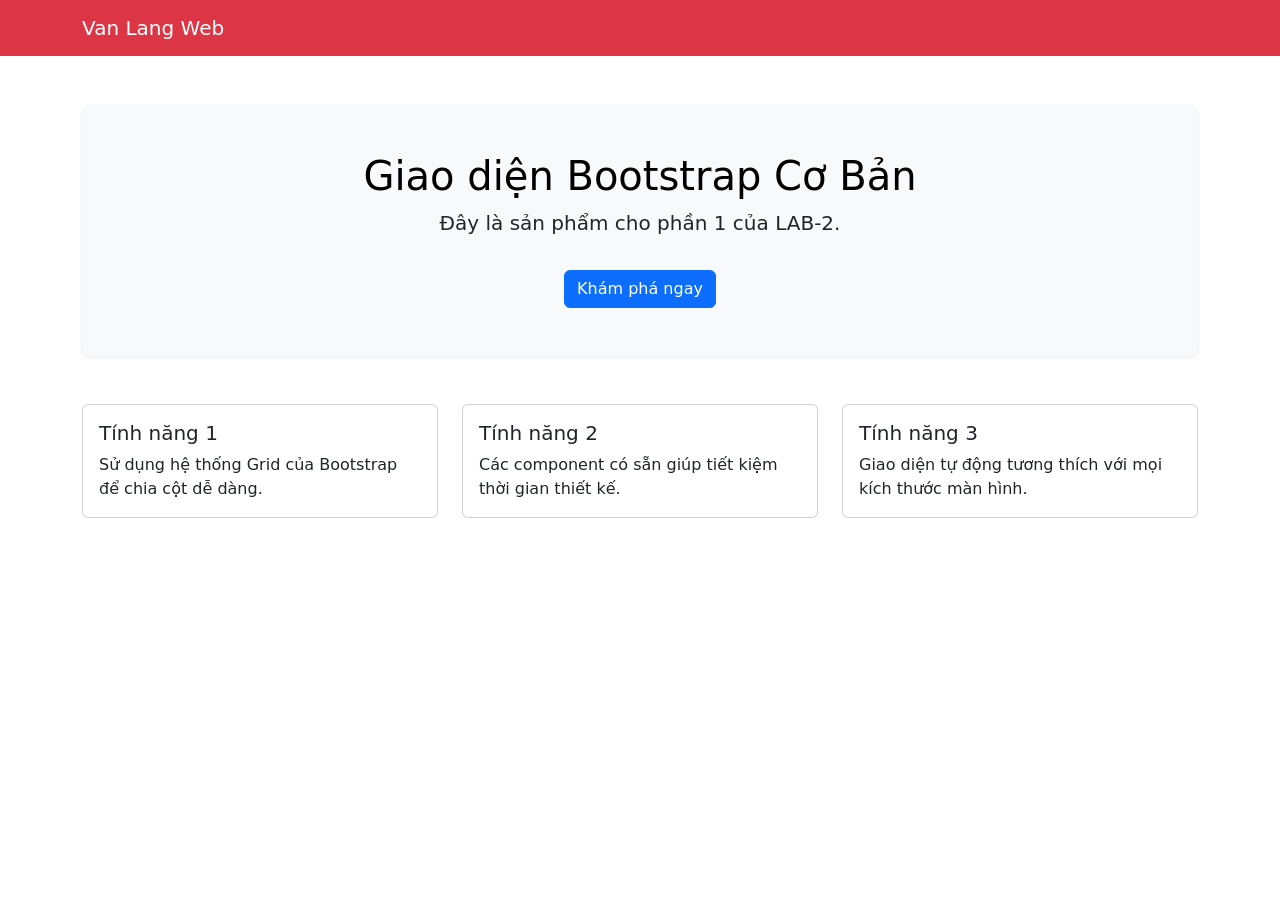
<file: Lab_02_UI/index.html>
<!DOCTYPE html>
<html lang="en">
<head>
    <meta charset="UTF-8">
    <meta name="viewport" content="width=device-width, initial-scale=1.0">
    <title>Lab 2 - Bootstrap Web</title>
    <link href="https://cdn.jsdelivr.net/npm/bootstrap@5.3.2/dist/css/bootstrap.min.css" rel="stylesheet">
</head>
<body>

    <nav class="navbar navbar-expand-lg navbar-dark bg-danger">
        <div class="container">
            <a class="navbar-brand" href="#">Van Lang Web</a>
        </div>
    </nav>

    <div class="container mt-5">
        <div class="p-5 text-center bg-light rounded-3 shadow-sm">
            <h1 class="text-body-emphasis">Giao diện Bootstrap Cơ Bản</h1>
            <p class="lead">Đây là sản phẩm cho phần 1 của LAB-2.</p>
            <button class="btn btn-primary mt-3">Khám phá ngay</button>
        </div>
    </div>

    <div class="container mt-5">
        <div class="row">
            <div class="col-md-4">
                <div class="card">
                    <div class="card-body">
                        <h5 class="card-title">Tính năng 1</h5>
                        <p class="card-text">Sử dụng hệ thống Grid của Bootstrap để chia cột dễ dàng.</p>
                    </div>
                </div>
            </div>
            <div class="col-md-4">
                <div class="card">
                    <div class="card-body">
                        <h5 class="card-title">Tính năng 2</h5>
                        <p class="card-text">Các component có sẵn giúp tiết kiệm thời gian thiết kế.</p>
                    </div>
                </div>
            </div>
            <div class="col-md-4">
                <div class="card">
                    <div class="card-body">
                        <h5 class="card-title">Tính năng 3</h5>
                        <p class="card-text">Giao diện tự động tương thích với mọi kích thước màn hình.</p>
                    </div>
                </div>
            </div>
        </div>
    </div>

    <script src="https://cdn.jsdelivr.net/npm/bootstrap@5.3.2/dist/js/bootstrap.bundle.min.js"></script>
</body>
</html>
</file>
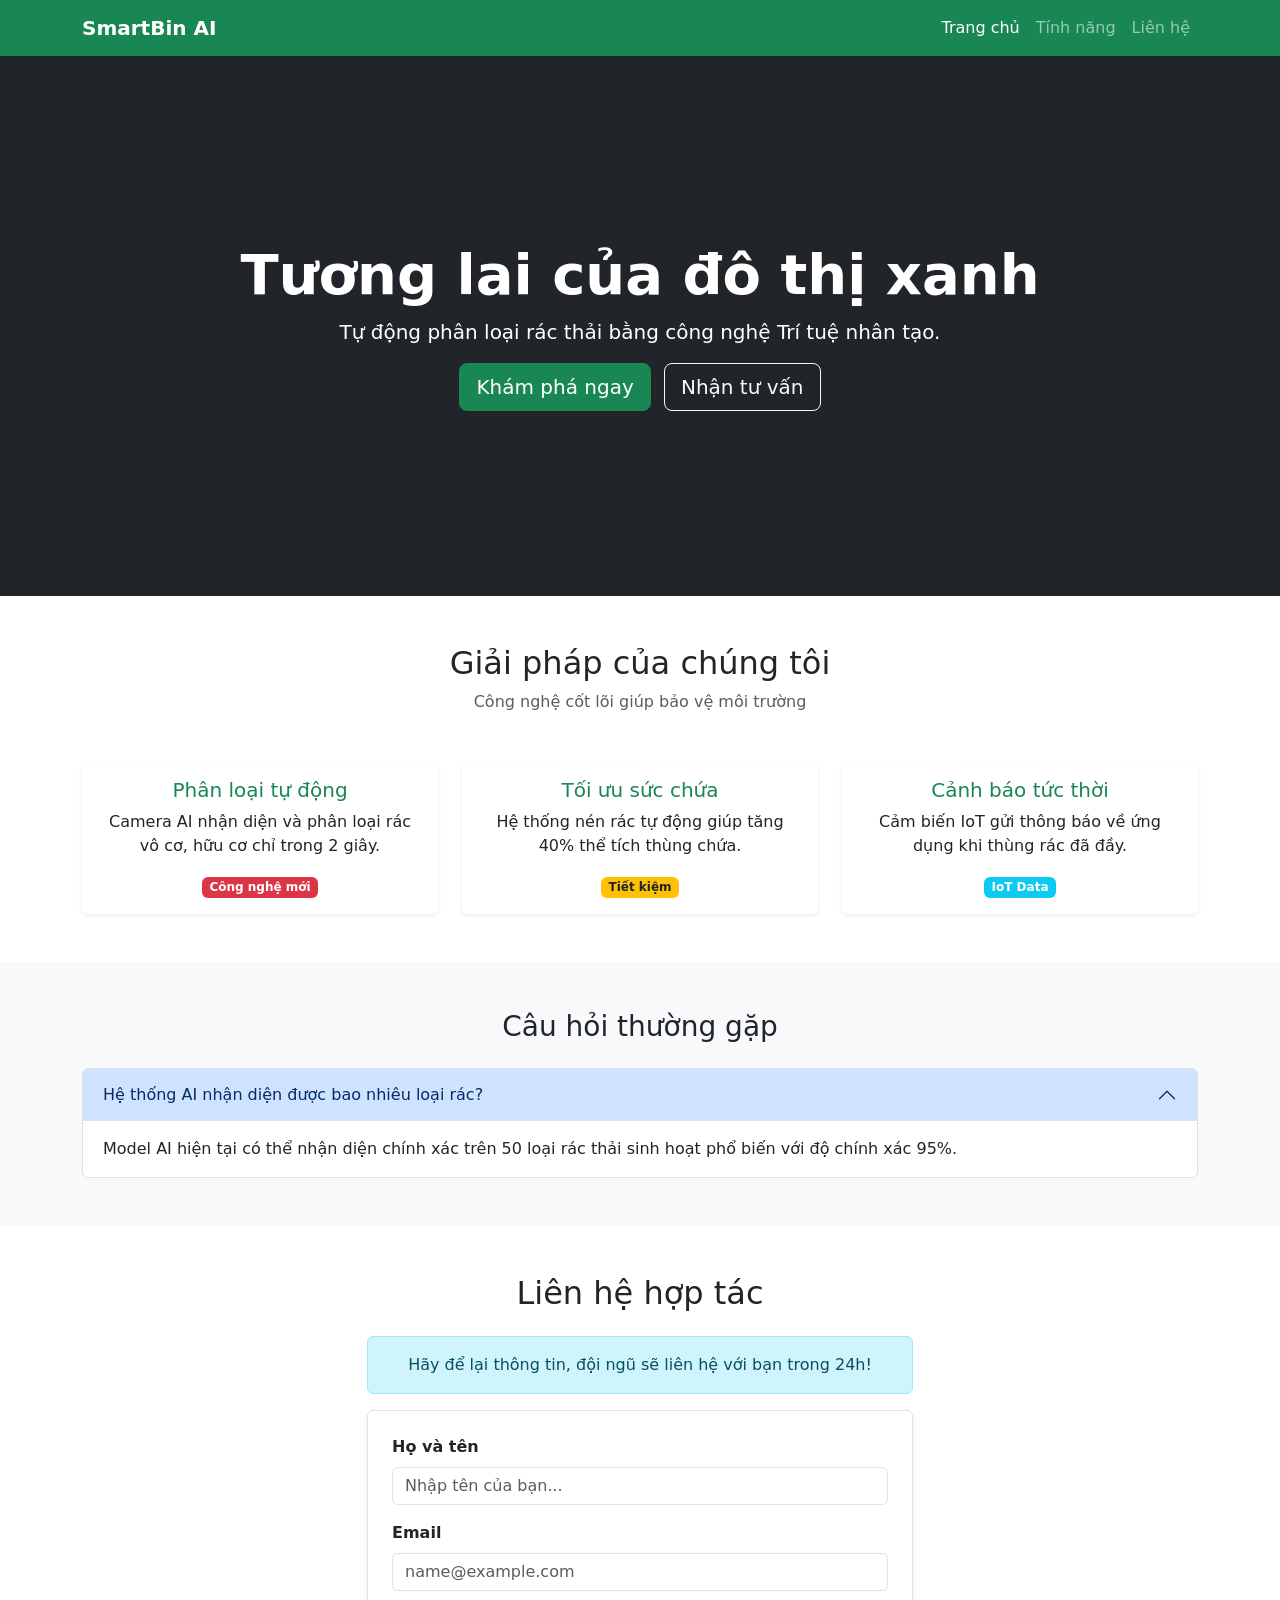
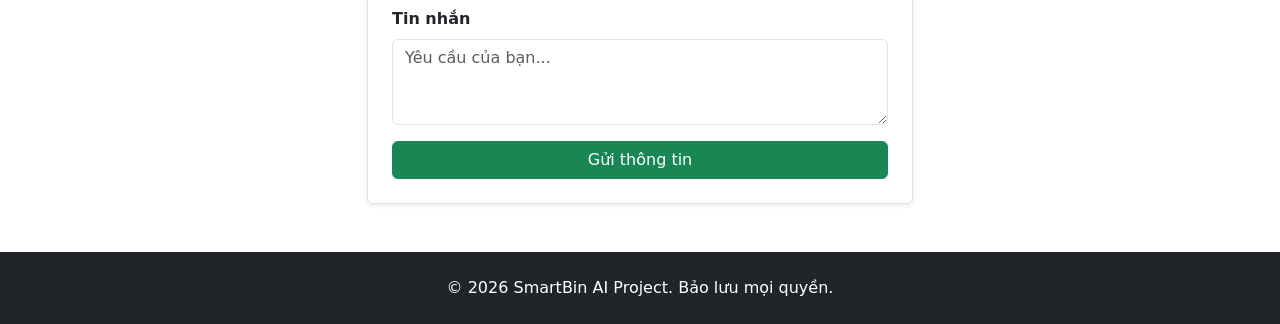
<file: Lab_03_UI/index.html>
<!DOCTYPE html>
<html lang="vi">
<head>
    <meta charset="UTF-8">
    <meta name="viewport" content="width=device-width, initial-scale=1.0">
    <title>SmartBin AI - Giải pháp rác thải thông minh</title>
    <link href="https://cdn.jsdelivr.net/npm/bootstrap@5.3.2/dist/css/bootstrap.min.css" rel="stylesheet">
</head>
<body>

    <nav class="navbar navbar-expand-lg navbar-dark bg-success sticky-top">
        <div class="container">
            <a class="navbar-brand fw-bold" href="#">SmartBin AI</a>
            <button class="navbar-toggler" type="button" data-bs-toggle="collapse" data-bs-target="#navbarNav">
                <span class="navbar-toggler-icon"></span>
            </button>
            <div class="collapse navbar-collapse" id="navbarNav">
                <ul class="navbar-nav ms-auto">
                    <li class="nav-item"><a class="nav-link active" href="#">Trang chủ</a></li>
                    <li class="nav-item"><a class="nav-link" href="#features">Tính năng</a></li>
                    <li class="nav-item"><a class="nav-link" href="#contact">Liên hệ</a></li>
                </ul>
            </div>
        </div>
    </nav>

    <header id="heroCarousel" class="carousel slide" data-bs-ride="carousel">
        <div class="carousel-inner">
            <div class="carousel-item active bg-dark text-white text-center py-5" style="height: 60vh; display: flex; flex-direction: column; justify-content: center;">
                <h1 class="display-4 fw-bold">Tương lai của đô thị xanh</h1>
                <p class="lead">Tự động phân loại rác thải bằng công nghệ Trí tuệ nhân tạo.</p>
                <div>
                    <a href="#features" class="btn btn-success btn-lg me-2">Khám phá ngay</a>
                    <a href="#contact" class="btn btn-outline-light btn-lg">Nhận tư vấn</a>
                </div>
            </div>
        </div>
    </header>

    <section id="features" class="container py-5">
        <div class="text-center mb-5">
            <h2>Giải pháp của chúng tôi</h2>
            <p class="text-muted">Công nghệ cốt lõi giúp bảo vệ môi trường</p>
        </div>
        
        <div class="row g-4">
            <div class="col-12 col-md-6 col-lg-4">
                <div class="card h-100 shadow-sm border-0">
                    <div class="card-body text-center">
                        <h5 class="card-title text-success">Phân loại tự động</h5>
                        <p class="card-text">Camera AI nhận diện và phân loại rác vô cơ, hữu cơ chỉ trong 2 giây.</p>
                        <span class="badge bg-danger">Công nghệ mới</span>
                    </div>
                </div>
            </div>
            <div class="col-12 col-md-6 col-lg-4">
                <div class="card h-100 shadow-sm border-0">
                    <div class="card-body text-center">
                        <h5 class="card-title text-success">Tối ưu sức chứa</h5>
                        <p class="card-text">Hệ thống nén rác tự động giúp tăng 40% thể tích thùng chứa.</p>
                        <span class="badge bg-warning text-dark">Tiết kiệm</span>
                    </div>
                </div>
            </div>
            <div class="col-12 col-md-6 col-lg-4">
                <div class="card h-100 shadow-sm border-0">
                    <div class="card-body text-center">
                        <h5 class="card-title text-success">Cảnh báo tức thời</h5>
                        <p class="card-text">Cảm biến IoT gửi thông báo về ứng dụng khi thùng rác đã đầy.</p>
                        <span class="badge bg-info">IoT Data</span>
                    </div>
                </div>
            </div>
        </div>
    </section>

    <section class="bg-light py-5">
        <div class="container">
            <h3 class="text-center mb-4">Câu hỏi thường gặp</h3>
            <div class="accordion" id="faqAccordion">
                <div class="accordion-item">
                    <h2 class="accordion-header">
                        <button class="accordion-button" type="button" data-bs-toggle="collapse" data-bs-target="#faq1">
                            Hệ thống AI nhận diện được bao nhiêu loại rác?
                        </button>
                    </h2>
                    <div id="faq1" class="accordion-collapse collapse show" data-bs-parent="#faqAccordion">
                        <div class="accordion-body">
                            Model AI hiện tại có thể nhận diện chính xác trên 50 loại rác thải sinh hoạt phổ biến với độ chính xác 95%.
                        </div>
                    </div>
                </div>
            </div>
        </div>
    </section>

    <section id="contact" class="container py-5">
        <div class="row justify-content-center">
            <div class="col-12 col-md-8 col-lg-6">
                <h2 class="text-center mb-4">Liên hệ hợp tác</h2>
                
                <div class="alert alert-info text-center" role="alert">
                    Hãy để lại thông tin, đội ngũ sẽ liên hệ với bạn trong 24h!
                </div>

                <form class="p-4 border rounded shadow-sm bg-white">
                    <div class="mb-3">
                        <label class="form-label fw-bold">Họ và tên</label>
                        <input type="text" class="form-control" placeholder="Nhập tên của bạn...">
                    </div>
                    <div class="mb-3">
                        <label class="form-label fw-bold">Email</label>
                        <input type="email" class="form-control" placeholder="name@example.com">
                    </div>
                    <div class="mb-3">
                        <label class="form-label fw-bold">Tin nhắn</label>
                        <textarea class="form-control" rows="3" placeholder="Yêu cầu của bạn..."></textarea>
                    </div>
                    <button type="submit" class="btn btn-success w-100">Gửi thông tin</button>
                </form>
            </div>
        </div>
    </section>

    <footer class="bg-dark text-white text-center py-4">
        <div class="container">
            <p class="mb-0">&copy; 2026 SmartBin AI Project. Bảo lưu mọi quyền.</p>
        </div>
    </footer>

    <script src="https://cdn.jsdelivr.net/npm/bootstrap@5.3.2/dist/js/bootstrap.bundle.min.js"></script>
</body>
</html>
</file>
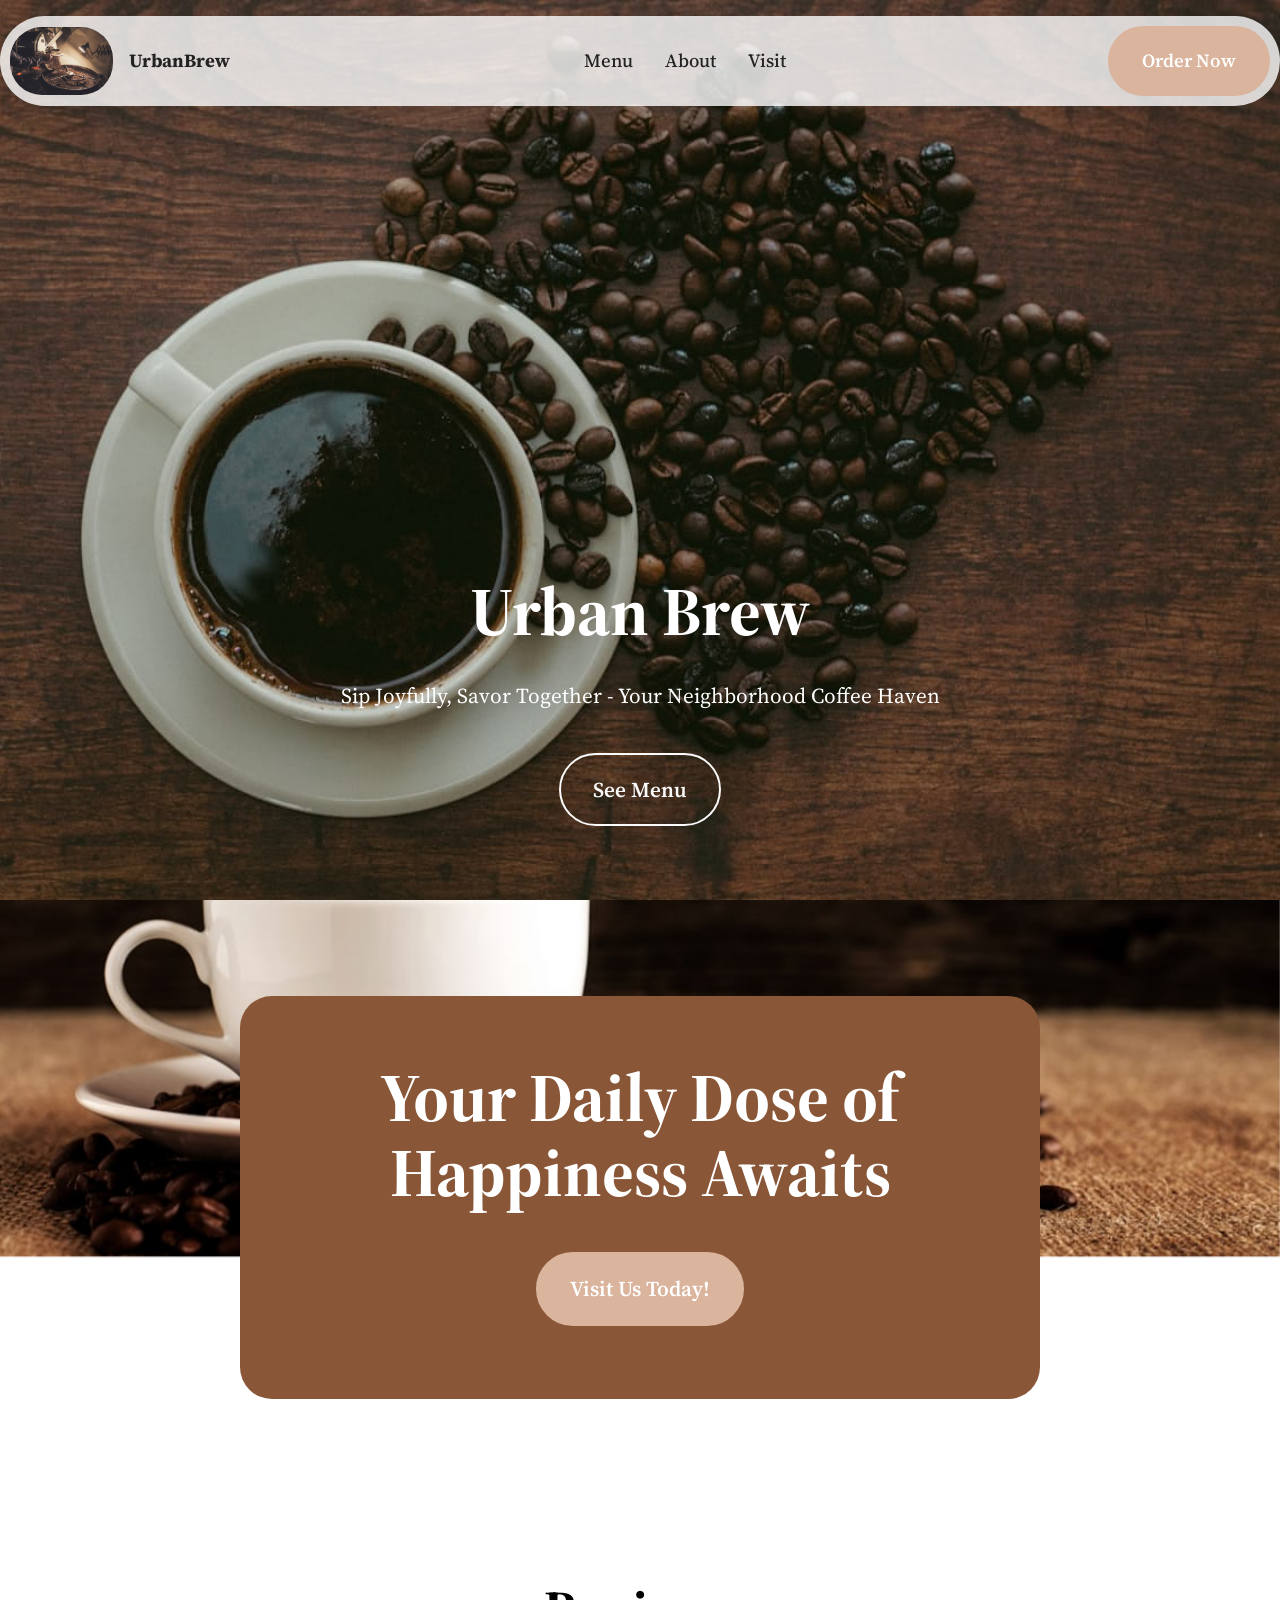
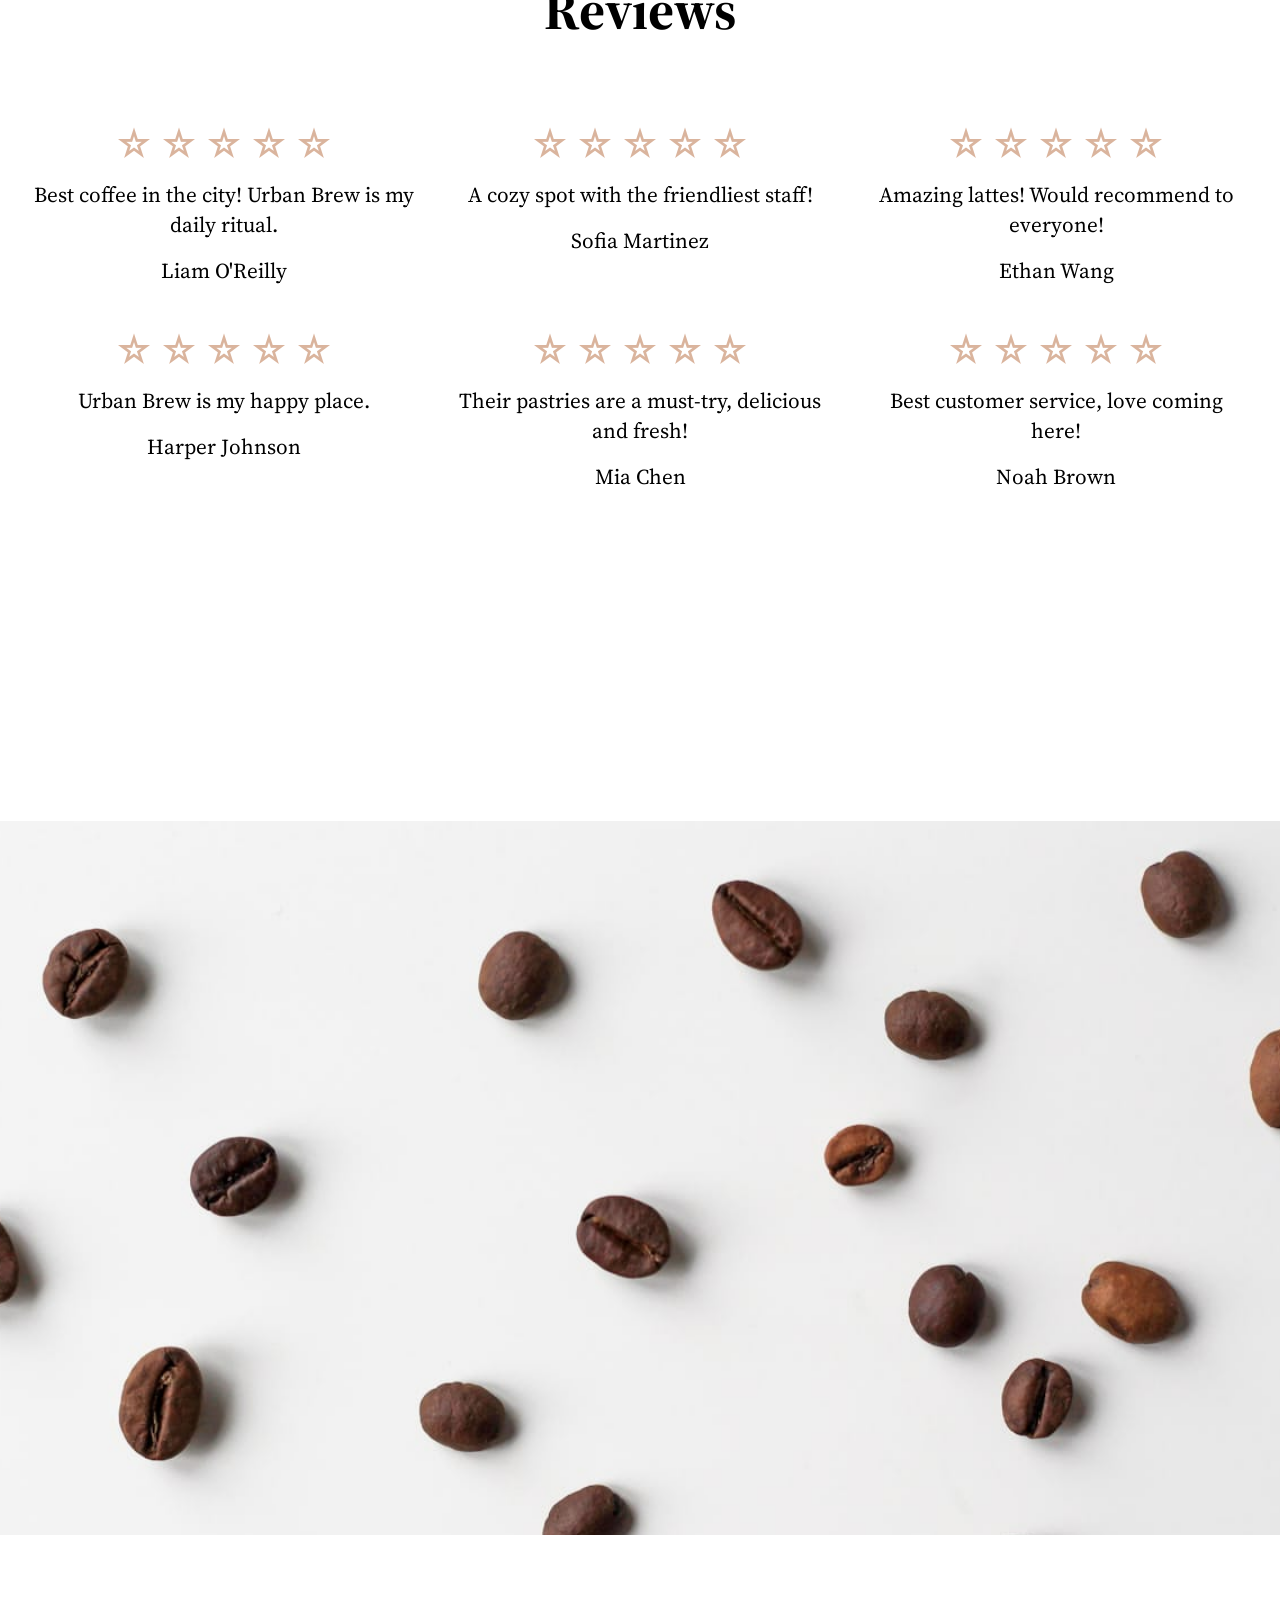
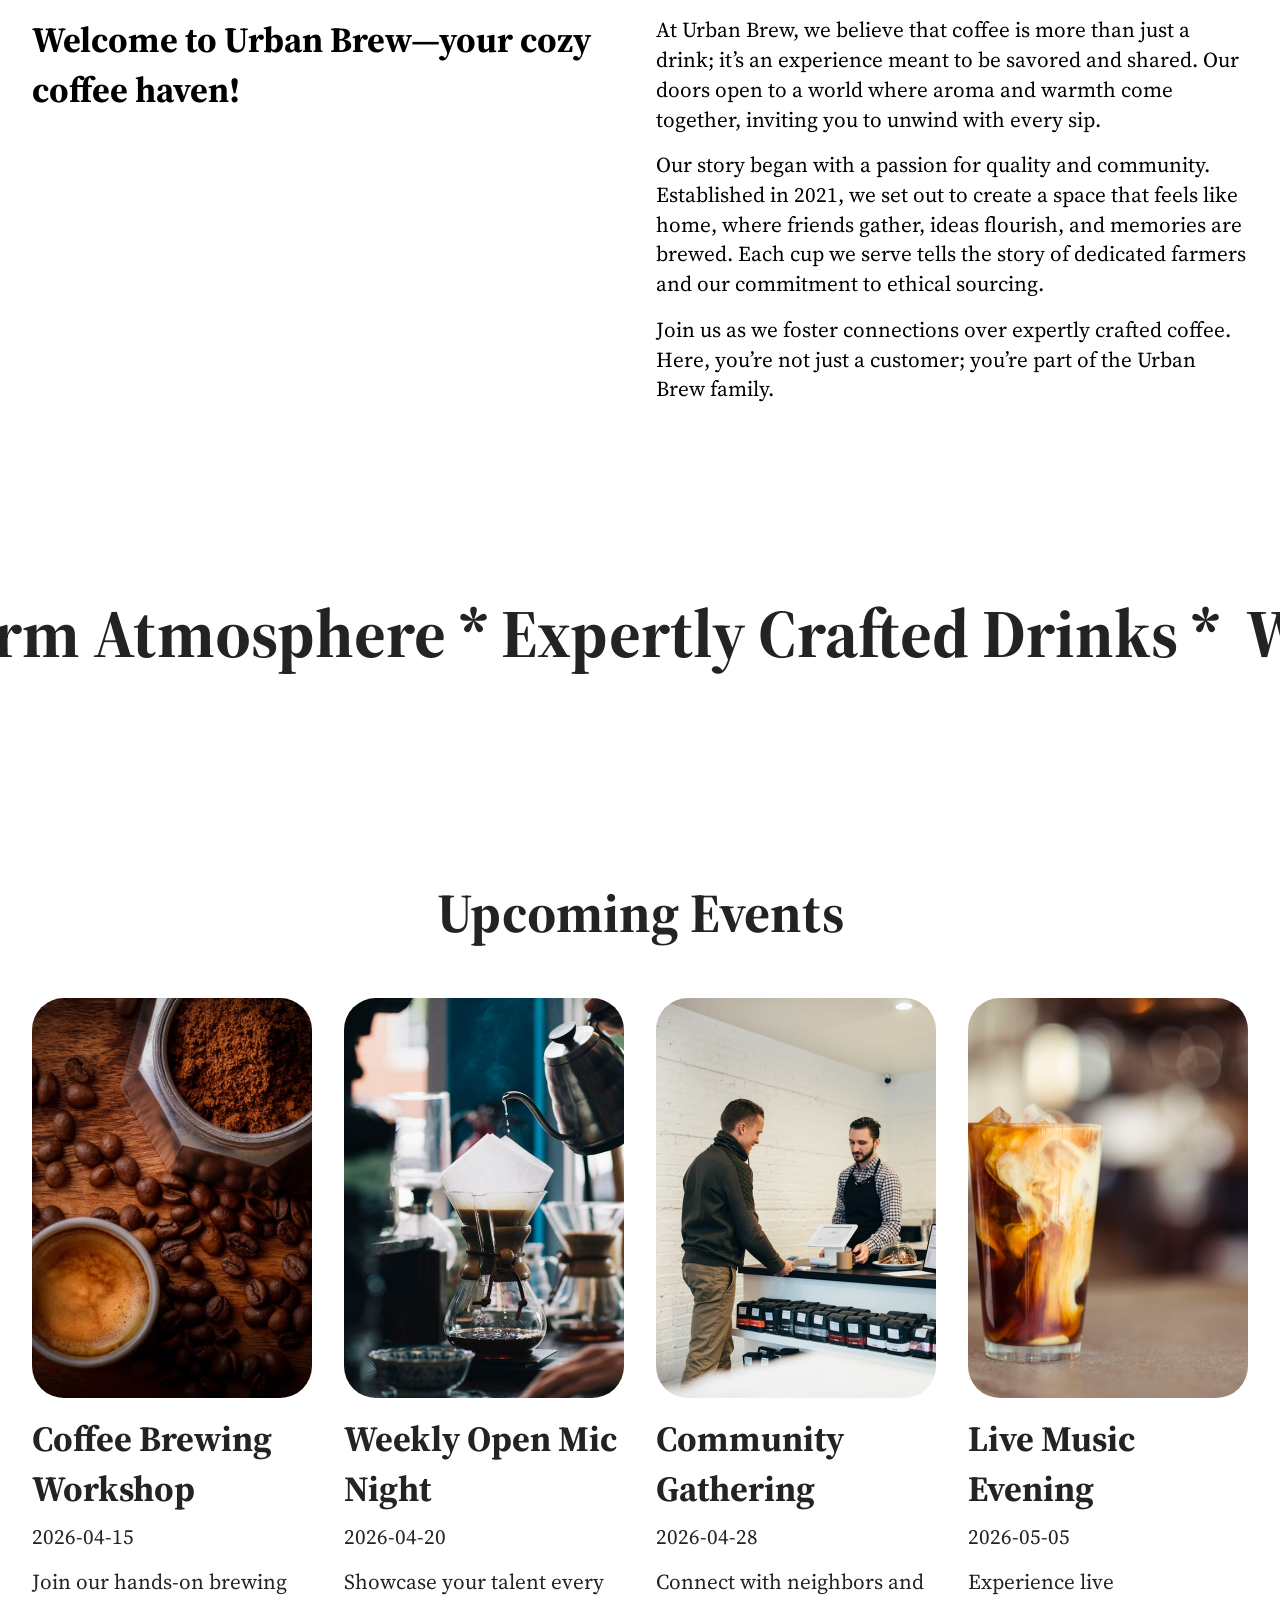
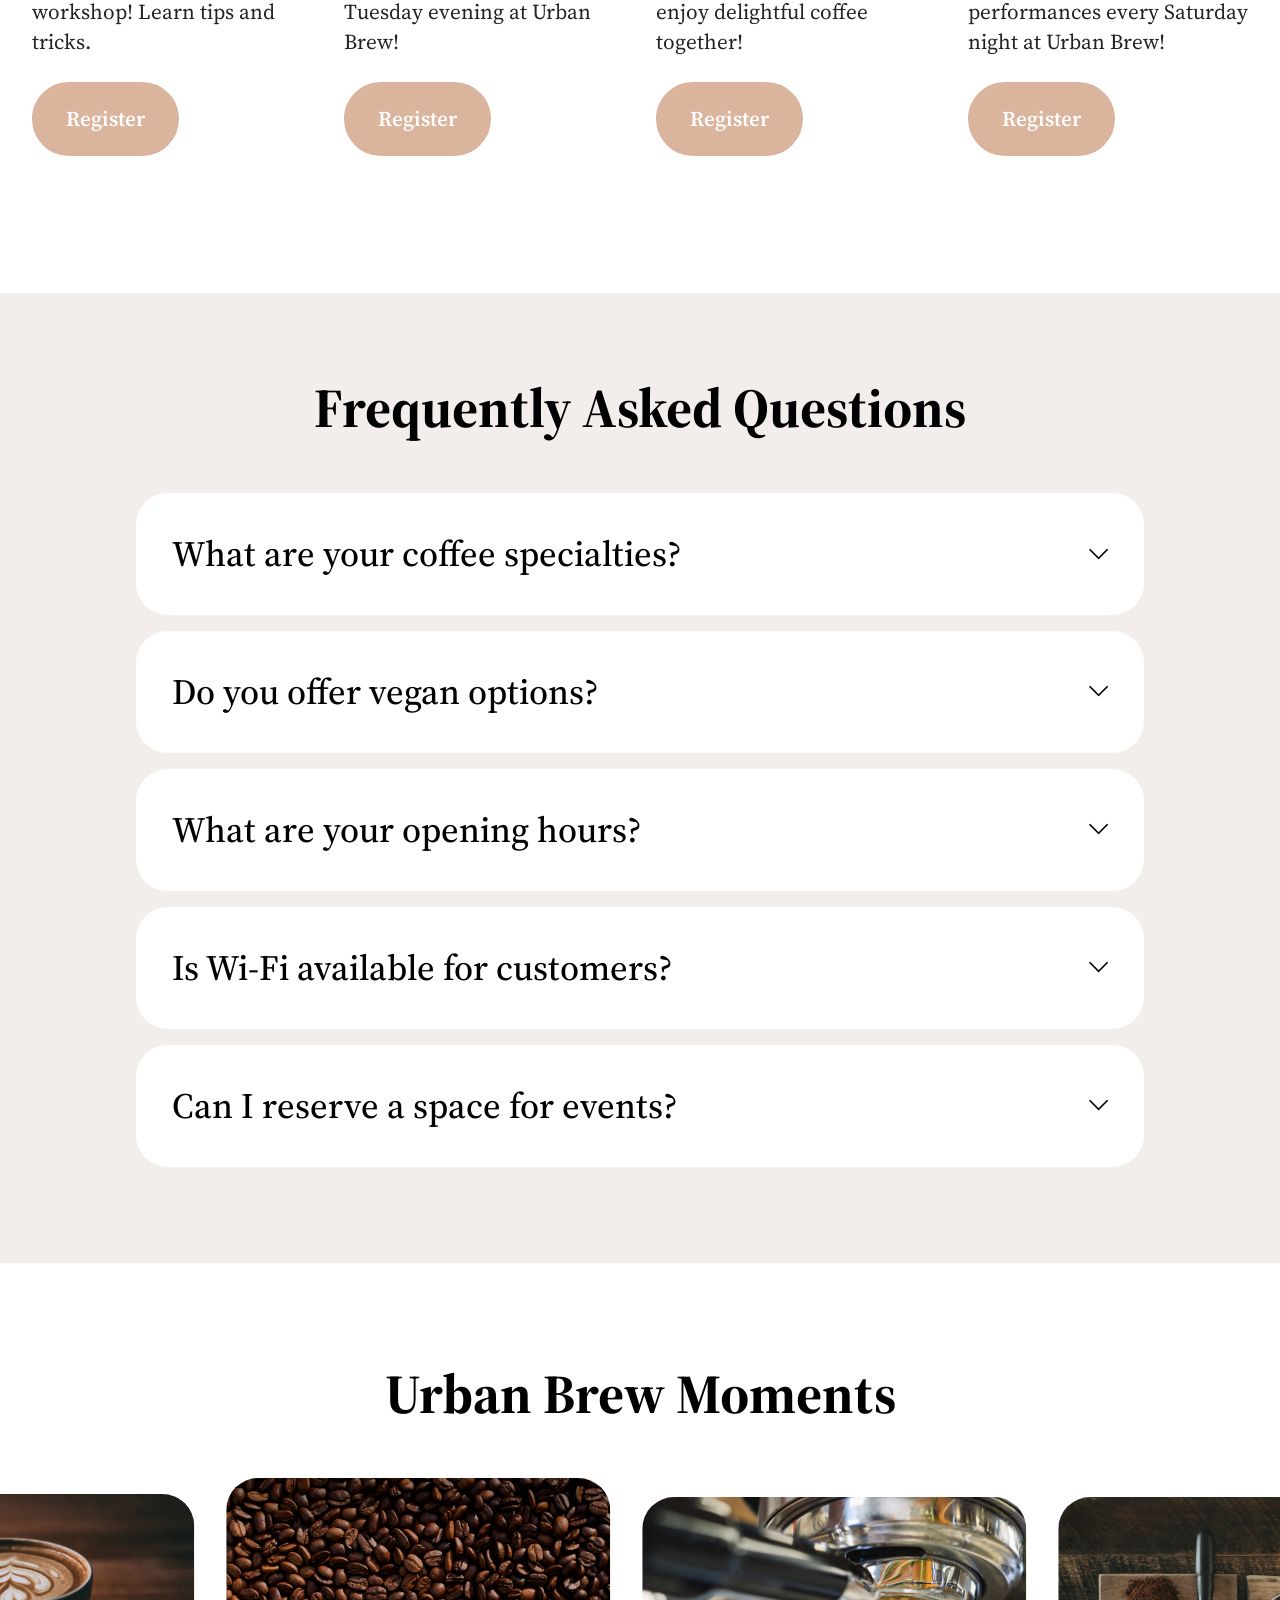
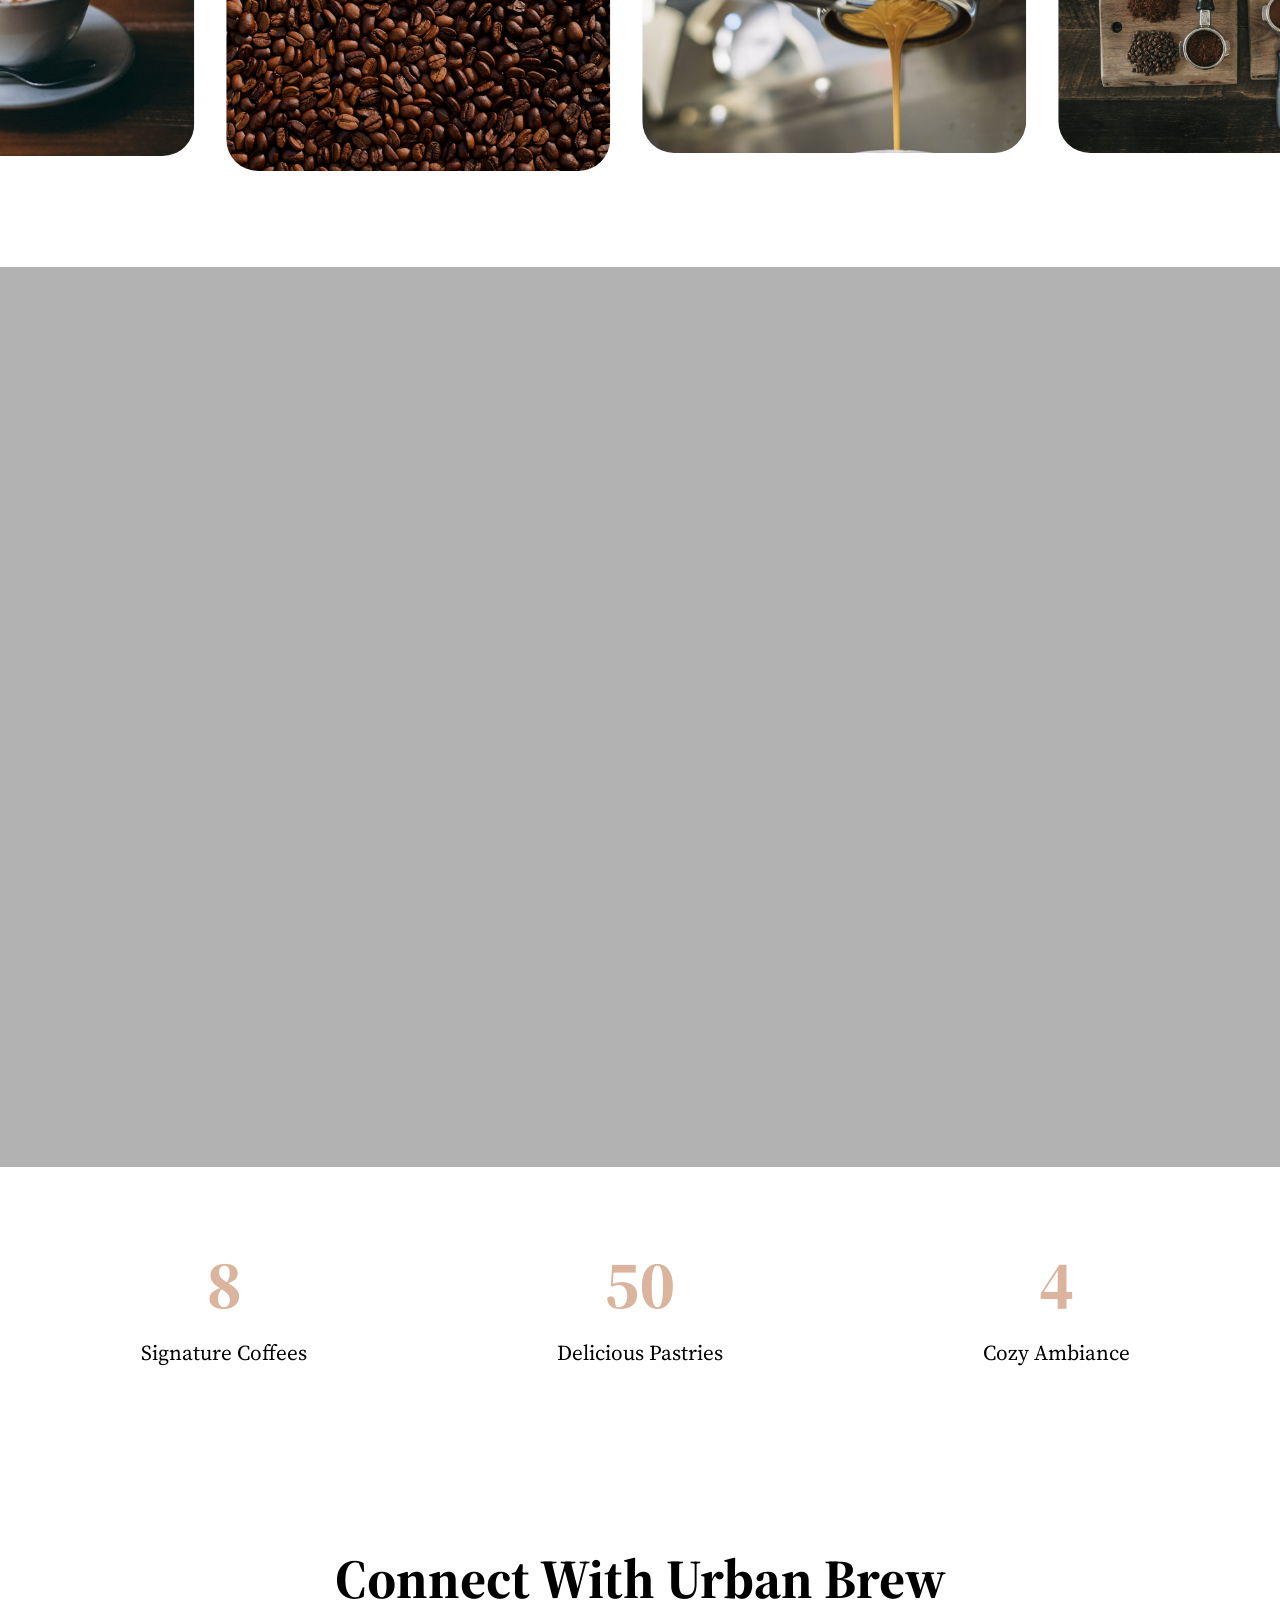
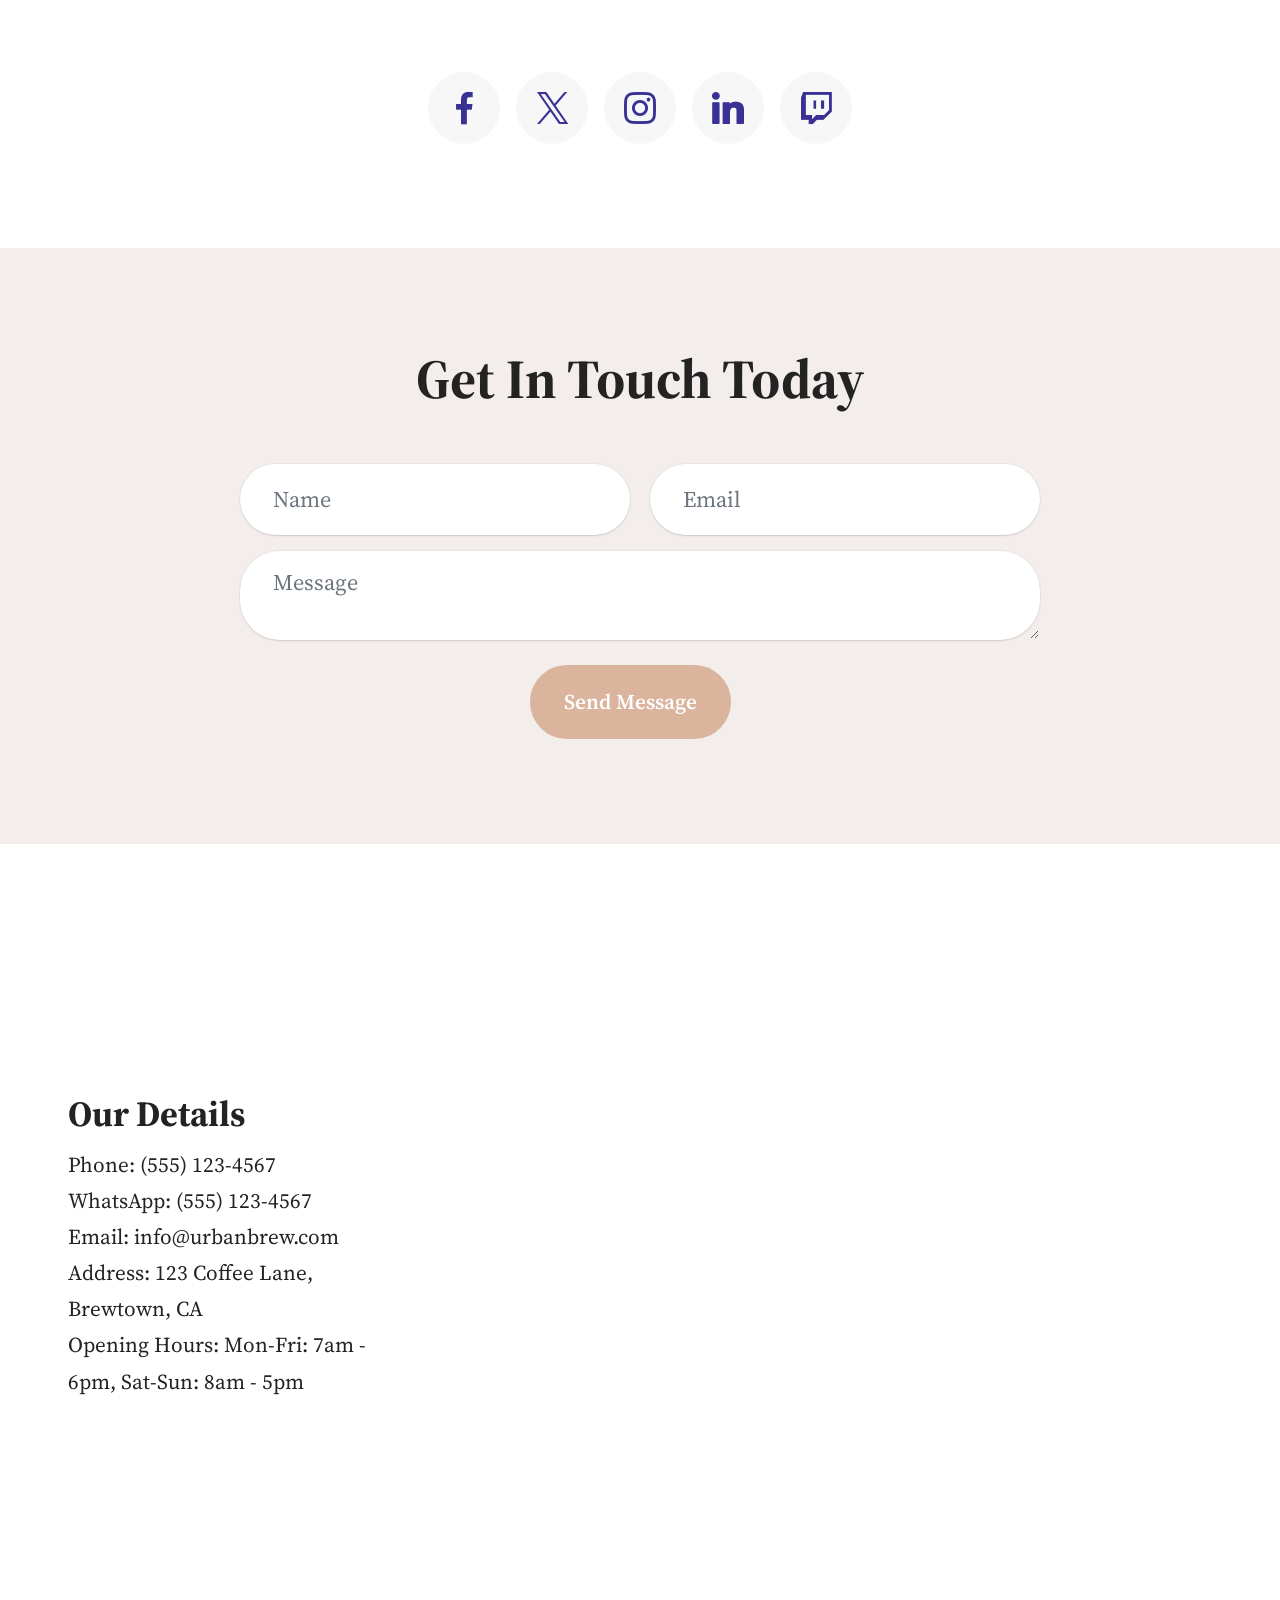
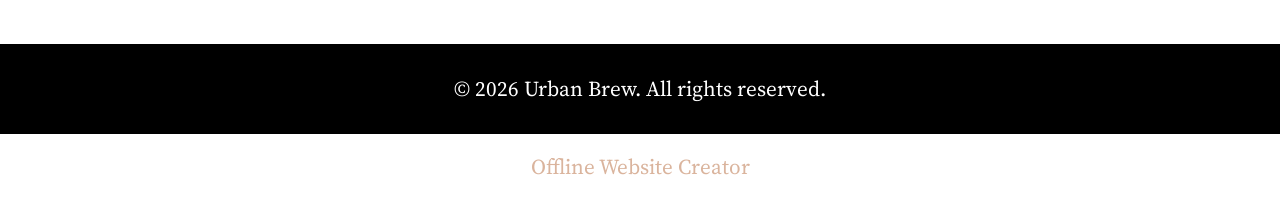
<file: Lab_02_UI/Mobirise_Website/index.html>
<!DOCTYPE html>
<html  >
<head>
  <!-- Site made with Mobirise Website Builder v6.1.12, https://mobirise.com -->
  <meta charset="UTF-8">
  <meta http-equiv="X-UA-Compatible" content="IE=edge">
  <meta name="generator" content="Mobirise v6.1.12, mobirise.com">
  <meta name="viewport" content="width=device-width, initial-scale=1, minimum-scale=1">
  <link rel="shortcut icon" href="assets/images/photo-1511537190424-bbbab87ac5eb.jpeg" type="image/x-icon">
  <meta name="description" content="Urban Brew offers an inviting space to enjoy coffee and socialize. Explore our vibrant atmosphere and delicious beverages in your neighborhood.">
  
  
  <title>Welcome to Urban Brew - Your Local Coffee Haven</title>
  <link rel="stylesheet" href="assets/web/assets/mobirise-icons2/mobirise2.css">
  <link rel="stylesheet" href="assets/bootstrap/css/bootstrap.min.css">
  <link rel="stylesheet" href="assets/parallax/jarallax.css">
  <link rel="stylesheet" href="assets/dropdown/css/style.css">
  <link rel="stylesheet" href="assets/socicon/css/styles.css">
  <link rel="stylesheet" href="assets/theme/css/style.css">
  <link rel="preload" href="https://fonts.googleapis.com/css2?family=Source+Serif+4:wght@400;700&display=swap&display=swap" as="style" onload="this.onload=null;this.rel='stylesheet'">
  <noscript><link rel="stylesheet" href="https://fonts.googleapis.com/css2?family=Source+Serif+4:wght@400;700&display=swap&display=swap"></noscript>
  <link rel="preload" as="style" href="assets/mobirise/css/mbr-additional.css?v=q5KUkO"><link rel="stylesheet" href="assets/mobirise/css/mbr-additional.css?v=q5KUkO" type="text/css">

  
  
  
</head>
<body>
  
  <section data-bs-version="5.1" class="menu menu2 cid-vfzGqyzDKT" once="menu" id="menu-5-vfzGqyzDKT">
	

	<nav class="navbar navbar-dropdown navbar-fixed-top navbar-expand-lg">
		<div class="container">
			<div class="navbar-brand">
				<span class="navbar-logo">
					<a href="https://mobiri.se">
						<img src="assets/images/photo-1511537190424-bbbab87ac5eb.jpeg" alt="Mobirise Website Builder" style="height: 4.3rem;">
					</a>
				</span>
				<span class="navbar-caption-wrap"><a class="navbar-caption text-black display-4" href="https://mobiri.se">UrbanBrew</a></span>
			</div>
			<button class="navbar-toggler" type="button" data-toggle="collapse" data-bs-toggle="collapse" data-target="#navbarSupportedContent" data-bs-target="#navbarSupportedContent" aria-controls="navbarNavAltMarkup" aria-expanded="false" aria-label="Toggle navigation">
				<div class="hamburger">
					<span></span>
					<span></span>
					<span></span>
					<span></span>
				</div>
			</button>
			<div class="collapse navbar-collapse" id="navbarSupportedContent">
				<ul class="navbar-nav nav-dropdown" data-app-modern-menu="true">
					<li class="nav-item">
						<a class="nav-link link text-black display-4" href="https://mobiri.se">Menu</a>
					</li>
					<li class="nav-item">
						<a class="nav-link link text-black display-4" href="https://mobiri.se" aria-expanded="false">About</a>
					</li>
					<li class="nav-item">
						<a class="nav-link link text-black display-4" href="https://mobiri.se">Visit</a>
					</li>
				</ul>
				
				<div class="navbar-buttons mbr-section-btn">
					<a class="btn btn-primary display-4" href="https://mobiri.se">Order Now</a>
				</div>
			</div>
		</div>
	</nav>
</section>

<section data-bs-version="5.1" class="header16 cid-vfzGqyzr5W mbr-fullscreen mbr-parallax-background" id="hero-17-vfzGqyzr5W">
  
  
  <div class="container-fluid">
    <div class="row">
      <div class="content-wrap col-12 col-md-12">
        <h1 class="mbr-section-title mbr-fonts-style mbr-white mb-4 display-1">
          <strong>Urban Brew</strong>
        </h1>
        
        <p class="mbr-fonts-style mbr-text mbr-white mb-4 display-7">Sip Joyfully, Savor Together - Your Neighborhood Coffee Haven</p>
        <div class="mbr-section-btn">
          <a class="btn btn-white-outline display-7" href="https://mobiri.se">See Menu</a>
        </div>
      </div>
    </div>
  </div>
</section>

<section data-bs-version="5.1" class="header14 cid-vfzGqyAd4f mbr-parallax-background" id="call-to-action-1-vfzGqyAd4f">
	

	
	
	<div class="container">
		<div class="row justify-content-center">
			<div class="card col-12 col-md-12 col-lg-8">
				<div class="card-wrapper">
					<div class="card-box align-center">
						<h1 class="card-title mbr-fonts-style mb-4 display-1">
							<strong>Your Daily Dose of Happiness Awaits</strong>
						</h1>
						
						<div class="mbr-section-btn mt-4">
							<a class="btn btn-primary display-7" href="https://mobiri.se">Visit Us Today!</a>
						</div>
					</div>
				</div>
			</div>
		</div>
	</div>
</section>

<section data-bs-version="5.1" class="people02 cid-vfzGqyAdUp" id="testimonials-2-vfzGqyAdUp">
    

    
    
    <div class="container">
        <div class="row mb-5 justify-content-center">
            <div class="col-12 content-head">
                <h3 class="mbr-section-title mbr-fonts-style align-center mb-4 display-2">
                    <strong>Reviews</strong>
                </h3>
                
            </div>
        </div>
        <div class="row">
            <div class="item features-without-image col-12 col-md-6 col-lg-4 mb-5">
                <div class="item-wrapper">
                    <div class="card-box align-center">
                        <div class="iconfont-wrapper mb-3">
                            <span class="mbr-iconfont mobi-mbri-star mobi-mbri"></span>
                            <span class="mbr-iconfont mobi-mbri-star mobi-mbri"></span>
                            <span class="mbr-iconfont mobi-mbri-star mobi-mbri"></span>
                            <span class="mbr-iconfont mobi-mbri-star mobi-mbri"></span>
                            <span class="mbr-iconfont mobi-mbri-star mobi-mbri"></span>
                        </div>
                        <h5 class="card-title mbr-fonts-style mb-3 display-7">Best coffee in the city! Urban Brew is my daily ritual.</h5>
                        <p class="card-text mbr-fonts-style mb-0 display-7">Liam O'Reilly</p>
                    </div>
                </div>
            </div>
            <div class="item features-without-image col-12 col-md-6 col-lg-4 mb-5">
                <div class="item-wrapper">
                    <div class="card-box align-center">
                        <div class="iconfont-wrapper mb-3">
                            <span class="mbr-iconfont mobi-mbri-star mobi-mbri"></span>
                            <span class="mbr-iconfont mobi-mbri-star mobi-mbri"></span>
                            <span class="mbr-iconfont mobi-mbri-star mobi-mbri"></span>
                            <span class="mbr-iconfont mobi-mbri-star mobi-mbri"></span>
                            <span class="mbr-iconfont mobi-mbri-star mobi-mbri"></span>
                        </div>
                        <h5 class="card-title mbr-fonts-style mb-3 display-7">A cozy spot with the friendliest staff!</h5>
                        <p class="card-text mbr-fonts-style mb-0 display-7">Sofia Martinez</p>
                    </div>
                </div>
            </div>
            <div class="item features-without-image col-12 col-md-6 col-lg-4 mb-5">
                <div class="item-wrapper">
                    <div class="card-box align-center">
                        <div class="iconfont-wrapper mb-3">
                            <span class="mbr-iconfont mobi-mbri-star mobi-mbri"></span>
                            <span class="mbr-iconfont mobi-mbri-star mobi-mbri"></span>
                            <span class="mbr-iconfont mobi-mbri-star mobi-mbri"></span>
                            <span class="mbr-iconfont mobi-mbri-star mobi-mbri"></span>
                            <span class="mbr-iconfont mobi-mbri-star mobi-mbri"></span>
                        </div>
                        <h5 class="card-title mbr-fonts-style mb-3 display-7">Amazing lattes! Would recommend to everyone!</h5>
                        <p class="card-text mbr-fonts-style mb-0 display-7">Ethan Wang</p>
                    </div>
                </div>
            </div>
            <div class="item features-without-image col-12 col-md-6 col-lg-4 mb-5">
                <div class="item-wrapper">
                    <div class="card-box align-center">
                        <div class="iconfont-wrapper mb-3">
                            <span class="mbr-iconfont mobi-mbri-star mobi-mbri"></span>
                            <span class="mbr-iconfont mobi-mbri-star mobi-mbri"></span>
                            <span class="mbr-iconfont mobi-mbri-star mobi-mbri"></span>
                            <span class="mbr-iconfont mobi-mbri-star mobi-mbri"></span>
                            <span class="mbr-iconfont mobi-mbri-star mobi-mbri"></span>
                        </div>
                        <h5 class="card-title mbr-fonts-style mb-3 display-7">Urban Brew is my happy place.</h5>
                        <p class="card-text mbr-fonts-style mb-0 display-7">Harper Johnson</p>
                    </div>
                </div>
            </div>
            <div class="item features-without-image col-12 col-md-6 col-lg-4 mb-5">
                <div class="item-wrapper">
                    <div class="card-box align-center">
                        <div class="iconfont-wrapper mb-3">
                            <span class="mbr-iconfont mobi-mbri-star mobi-mbri"></span>
                            <span class="mbr-iconfont mobi-mbri-star mobi-mbri"></span>
                            <span class="mbr-iconfont mobi-mbri-star mobi-mbri"></span>
                            <span class="mbr-iconfont mobi-mbri-star mobi-mbri"></span>
                            <span class="mbr-iconfont mobi-mbri-star mobi-mbri"></span>
                        </div>
                        <h5 class="card-title mbr-fonts-style mb-3 display-7">Their pastries are a must-try, delicious and fresh!</h5>
                        <p class="card-text mbr-fonts-style mb-0 display-7">Mia Chen</p>
                    </div>
                </div>
            </div>
            <div class="item features-without-image col-12 col-md-6 col-lg-4 mb-5">
                <div class="item-wrapper">
                    <div class="card-box align-center">
                        <div class="iconfont-wrapper mb-3">
                            <span class="mbr-iconfont mobi-mbri-star mobi-mbri"></span>
                            <span class="mbr-iconfont mobi-mbri-star mobi-mbri"></span>
                            <span class="mbr-iconfont mobi-mbri-star mobi-mbri"></span>
                            <span class="mbr-iconfont mobi-mbri-star mobi-mbri"></span>
                            <span class="mbr-iconfont mobi-mbri-star mobi-mbri"></span>
                        </div>
                        <h5 class="card-title mbr-fonts-style mb-3 display-7">Best customer service, love coming here!</h5>
                        <p class="card-text mbr-fonts-style mb-0 display-7">Noah Brown</p>
                    </div>
                </div>
            </div>
        </div>
        <div class="row mt-0 mt-md-5">
            
        </div>
    </div>
</section>

<section data-bs-version="5.1" class="image02 cid-vfzGqyAmq8 mbr-fullscreen mbr-parallax-background" id="image-13-vfzGqyAmq8">
    
    
    <div class="container">
        <div class="row"></div>
    </div>
</section>

<section data-bs-version="5.1" class="article15 cid-vfzGqyBJjQ" id="about-us-15-vfzGqyBJjQ">
    
    <div class="container">
        <div class="row justify-content-center">
            <div class="col-12 col-md">
                
                <h6 class="mbr-section-subtitle mbr-fonts-style mt-0 mb-4 display-5">
                    <strong>Welcome to Urban Brew—your cozy coffee haven!</strong>
                </h6>
            </div>
            <div class="col-md-12 col-lg-6">
                <p class="mbr-text mbr-fonts-style display-7">At Urban Brew, we believe that coffee is more than just a drink; it’s an experience meant to be savored and shared. Our doors open to a world where aroma and warmth come together, inviting you to unwind with every sip.</p>
                <p class="mbr-text mbr-fonts-style display-7">Our story began with a passion for quality and community. Established in 2021, we set out to create a space that feels like home, where friends gather, ideas flourish, and memories are brewed. Each cup we serve tells the story of dedicated farmers and our commitment to ethical sourcing.</p>
                <p class="mbr-text mbr-fonts-style display-7">Join us as we foster connections over expertly crafted coffee. Here, you’re not just a customer; you’re part of the Urban Brew family.</p>
            </div>
        </div>
    </div>
</section>

<section data-bs-version="5.1" class="gallery10 cid-vfzGqyBXKe" id="features-69-vfzGqyBXKe">
  


  <div class="container-fluid">

      <div class="loop-container">
        <div class="item display-1" data-linewords="Warm Atmosphere * Expertly Crafted Drinks * " data-direction="-1" data-speed="0.05">☁️ Best offers ☁️ Free delivery ☁️ Perfect design ☁️ Comfort ☁️ Support 24/7 ☁️ Vibes</div>

        <div class="item display-1" data-linewords="Warm Atmosphere * Expertly Crafted Drinks * " data-direction="-1" data-speed="0.05">☁️ Best offers ☁️ Free delivery ☁️ Perfect design ☁️ Comfort ☁️ Support 24/7 ☁️ Vibes</div>
      </div>
    
  </div>
</section>

<section data-bs-version="5.1" class="features03 cid-vfzGqyBHOM" id="events-1-vfzGqyBHOM">
  
  
  <div class="container-fluid">
    <div class="row justify-content-center mb-5">
      <div class="col-12 content-head">
        <div class="mbr-section-head">
          <h4 class="mbr-section-title mbr-fonts-style align-center mb-0 display-2">
            <strong>Upcoming Events</strong>
          </h4>
          
        </div>
      </div>
    </div>
    <div class="row">
      <div class="item features-image col-12 col-md-6 col-lg-3 active">
        <div class="item-wrapper">
          <div class="item-img mb-3">
            <img src="assets/images/photo-1509785307050-d4066910ec1e.jpeg" alt="Mobirise Website Builder" title="">
          </div>
          <div class="item-content align-left">
            <h5 class="item-title mbr-fonts-style mt-0 mb-2 display-5">
              <strong>Coffee Brewing Workshop</strong>
            </h5>
            <p class="mbr-text mbr-fonts-style mb-3 display-7">2026-04-15</p>
            <p class="mbr-text mbr-fonts-style mb-3 display-7">Join our hands-on brewing workshop! Learn tips and tricks.</p>
            <div class="mbr-section-btn item-footer">
              <a href="" class="btn item-btn btn-primary display-7">Register</a>
            </div>
          </div>
        </div>
      </div>
      <div class="item features-image col-12 col-md-6 col-lg-3">
        <div class="item-wrapper">
          <div class="item-img mb-3">
            <img src="assets/images/photo-1442512595331-e89e73853f31.jpeg" alt="Mobirise Website Builder" title="" data-slide-to="1" data-bs-slide-to="1">
          </div>
          <div class="item-content align-left">
            <h5 class="item-title mbr-fonts-style mb-2 mt-0 display-5">
              <strong>Weekly Open Mic Night</strong>
            </h5>
            <p class="mbr-text mbr-fonts-style mb-3 display-7">2026-04-20</p>
            <p class="mbr-text mbr-fonts-style mb-3 display-7">Showcase your talent every Tuesday evening at Urban Brew!</p>
            <div class="mbr-section-btn item-footer">
              <a href="" class="btn item-btn btn-primary display-7">Register</a>
            </div>
          </div>
        </div>
      </div>
      <div class="item features-image col-12 col-md-6 col-lg-3">
        <div class="item-wrapper">
          <div class="item-img mb-3">
            <img src="assets/images/photo-1556740767-414a9c4860c1.jpeg" alt="Mobirise Website Builder" title="" data-slide-to="2" data-bs-slide-to="2">
          </div>
          <div class="item-content align-left">
            <h5 class="item-title mbr-fonts-style mb-2 mt-0 display-5">
              <strong>Community Gathering</strong>
            </h5>
            <p class="mbr-text mbr-fonts-style mb-3 display-7">2026-04-28</p>
            <p class="mbr-text mbr-fonts-style mb-3 display-7">Connect with neighbors and enjoy delightful coffee together!</p>
            <div class="mbr-section-btn item-footer">
              <a href="" class="btn item-btn btn-primary display-7">Register</a>
            </div>
          </div>
        </div>
      </div>
      <div class="item features-image col-12 col-md-6 col-lg-3">
        <div class="item-wrapper">
          <div class="item-img mb-3">
            <img src="assets/images/photo-1461023058943-07fcbe16d735.jpeg" alt="Mobirise Website Builder" title="" data-slide-to="2" data-bs-slide-to="2">
          </div>
          <div class="item-content align-left">
            <h5 class="item-title mbr-fonts-style mb-2 mt-0 display-5">
              <strong>Live Music Evening</strong>
            </h5>
            <p class="mbr-text mbr-fonts-style mb-3 display-7">2026-05-05</p>
            <p class="mbr-text mbr-fonts-style mb-3 display-7">Experience live performances every Saturday night at Urban Brew!</p>
            <div class="mbr-section-btn item-footer">
              <a href="" class="btn item-btn btn-primary display-7">Register</a>
            </div>
          </div>
        </div>
      </div>
    </div>
  </div>
</section>

<section data-bs-version="5.1" class="list1 cid-vfzGqyBcmC" id="faq-1-vfzGqyBcmC">
    
    
    <div class="container">
        <div class="row justify-content-center">
            <div class="col-12 col-md-12 col-lg-10 m-auto">
                <div class="content">
                    <div class="row justify-content-center mb-5">
                        <div class="col-12 content-head">
                            <div class="mbr-section-head">
                                <h4 class="mbr-section-title mbr-fonts-style align-center mb-0 display-2">
                                    <strong>Frequently Asked Questions</strong>
                                </h4>
                                
                            </div>
                        </div>
                    </div>
                    <div id="bootstrap-accordion_8" class="panel-group accordionStyles accordion" role="tablist" aria-multiselectable="true">
                        <div class="card">
                            <div class="card-header" role="tab" id="headingOne">
                                <a role="button" class="panel-title collapsed" data-toggle="collapse" data-bs-toggle="collapse" data-core="" href="#collapse1_8" aria-expanded="false" aria-controls="collapse1">
                                    <h6 class="panel-title-edit mbr-semibold mbr-fonts-style mb-0 display-5">What are your coffee specialties?</h6>
                                    <span class="sign mbr-iconfont mobi-mbri-arrow-down"></span>
                                </a>
                            </div>
                            <div id="collapse1_8" class="panel-collapse noScroll collapse" role="tabpanel" aria-labelledby="headingOne" data-parent="#accordion" data-bs-parent="#bootstrap-accordion_8">
                                <div class="panel-body">
                                    <p class="mbr-fonts-style panel-text display-7">We take pride in serving artisanal espresso drinks, lattes, and cold brews crafted by skilled baristas.</p>
                                </div>
                            </div>
                        </div>
                        <div class="card">
                            <div class="card-header" role="tab" id="headingOne">
                                <a role="button" class="panel-title collapsed" data-toggle="collapse" data-bs-toggle="collapse" data-core="" href="#collapse2_8" aria-expanded="false" aria-controls="collapse2">
                                    <h6 class="panel-title-edit mbr-semibold mbr-fonts-style mb-0 display-5">Do you offer vegan options?</h6>
                                    <span class="sign mbr-iconfont mobi-mbri-arrow-down"></span>
                                </a>
                            </div>
                            <div id="collapse2_8" class="panel-collapse noScroll collapse" role="tabpanel" aria-labelledby="headingOne" data-parent="#accordion" data-bs-parent="#bootstrap-accordion_8">
                                <div class="panel-body">
                                    <p class="mbr-fonts-style panel-text display-7">Absolutely! Our menu provides a variety of vegan pastries and dairy alternatives for your drinks.</p>
                                </div>
                            </div>
                        </div>
                        <div class="card">
                            <div class="card-header" role="tab" id="headingOne">
                                <a role="button" class="panel-title collapsed" data-toggle="collapse" data-bs-toggle="collapse" data-core="" href="#collapse3_8" aria-expanded="false" aria-controls="collapse3">
                                    <h6 class="panel-title-edit mbr-semibold mbr-fonts-style mb-0 display-5">What are your opening hours?</h6>
                                    <span class="sign mbr-iconfont mobi-mbri-arrow-down"></span>
                                </a>
                            </div>
                            <div id="collapse3_8" class="panel-collapse noScroll collapse" role="tabpanel" aria-labelledby="headingOne" data-parent="#accordion" data-bs-parent="#bootstrap-accordion_8">
                                <div class="panel-body">
                                    <p class="mbr-fonts-style panel-text display-7">Urban Brew welcomes you daily from 7 AM to 7 PM, perfect for early risers and evening relaxers.</p>
                                </div>
                            </div>
                        </div>
                        <div class="card">
                            <div class="card-header" role="tab" id="headingOne">
                                <a role="button" class="panel-title collapsed" data-toggle="collapse" data-bs-toggle="collapse" data-core="" href="#collapse4_8" aria-expanded="false" aria-controls="collapse4">
                                    <h6 class="panel-title-edit mbr-semibold mbr-fonts-style mb-0 display-5">Is Wi-Fi available for customers?</h6>
                                    <span class="sign mbr-iconfont mobi-mbri-arrow-down"></span>
                                </a>
                            </div>
                            <div id="collapse4_8" class="panel-collapse noScroll collapse" role="tabpanel" aria-labelledby="headingOne" data-parent="#accordion" data-bs-parent="#bootstrap-accordion_8">
                                <div class="panel-body">
                                    <p class="mbr-fonts-style panel-text display-7">Yes! Enjoy our complimentary high-speed Wi-Fi while sipping your favorite cuppa.</p>
                                </div>
                            </div>
                        </div>
                        <div class="card">
                            <div class="card-header" role="tab" id="headingOne">
                                <a role="button" class="panel-title collapsed" data-toggle="collapse" data-bs-toggle="collapse" data-core="" href="#collapse5_8" aria-expanded="false" aria-controls="collapse5">
                                    <h6 class="panel-title-edit mbr-semibold mbr-fonts-style mb-0 display-5">Can I reserve a space for events?</h6>
                                    <span class="sign mbr-iconfont mobi-mbri-arrow-down"></span>
                                </a>
                            </div>
                            <div id="collapse5_8" class="panel-collapse noScroll collapse" role="tabpanel" aria-labelledby="headingOne" data-parent="#accordion" data-bs-parent="#bootstrap-accordion_8">
                                <div class="panel-body">
                                    <p class="mbr-fonts-style panel-text display-7">Yes! Contact us for booking information on private gatherings.</p>
                                </div>
                            </div>
                        </div>
                        
                    </div>
                </div>
            </div>
        </div>
    </div>
</section>

<section data-bs-version="5.1" class="gallery07 cid-vfzGqyB2Me" id="gallery-16-vfzGqyB2Me">
  
  
  <div class="container-fluid gallery-wrapper">
    <div class="row justify-content-center">
      <div class="col-12 content-head">
        <div class="mbr-section-head mb-5">
          <h4 class="mbr-section-title mbr-fonts-style align-center mb-0 display-2">
            <strong>Urban Brew Moments</strong>
          </h4>
          
        </div>
      </div>
    </div>
    <div class="grid-container">
      <div class="grid-container-3 moving-left" style="transform: translate3d(-200px, 0px, 0px);">
        <div class="grid-item">
          <img src="assets/images/photo-1503481766315-7a586b20f66d.jpeg" alt="Mobirise Website Builder">
        </div>
        <div class="grid-item">
          <img src="assets/images/photo-1447933601403-0c6688de566e.jpeg" alt="Mobirise Website Builder">
        </div>
        <div class="grid-item">
          <img src="assets/images/photo-1432107294469-414527cb5c65.jpeg" alt="Mobirise Website Builder">
        </div>
        <div class="grid-item">
          <img src="assets/images/photo-1497935586351-b67a49e012bf.jpeg" alt="Mobirise Website Builder">
        </div>
      </div>
    </div>
  </div>
</section>

<section data-bs-version="5.1" class="header18 cid-vfzGqyBiUd mbr-fullscreen" data-bg-video="https://www.youtube.com/embed/Y9mRoCerrpY?autoplay=1&amp;loop=1&amp;playlist=Y9mRoCerrpY&amp;t=20&amp;mute=1&amp;playsinline=1&amp;controls=0&amp;showinfo=0&amp;autohide=1&amp;allowfullscreen=true&amp;mode=transparent" id="video-5-vfzGqyBiUd">
  

  <div class="mbr-overlay" style="opacity: 0.3; background-color: rgb(0, 0, 0);"></div>
  <div class="container-fluid">
    <div class="row">
    </div>
  </div>
</section>

<section data-bs-version="5.1" class="features10 cid-vfzGqyBLmB" id="metrics-2-vfzGqyBLmB">
  

  
  
  <div class="container">
    
    <div class="row justify-content-center">
      <div class="item features-without-image col-12 col-md-6 col-lg-4">
        <div class="item-wrapper">
          <div class="card-box align-left">
            
            <p class="card-title mbr-fonts-style mb-3 display-1">
              <strong>8</strong>
            </p>
            <p class="card-text mbr-fonts-style mb-3 display-7">Signature Coffees</p>
            
          </div>
        </div>
      </div>
      <div class="item features-without-image col-12 col-md-6 col-lg-4">
        <div class="item-wrapper">
          <div class="card-box align-left">
            
            <p class="card-title mbr-fonts-style mb-3 display-1">
              <strong>50</strong>
            </p>
            <p class="card-text mbr-fonts-style mb-3 display-7">Delicious Pastries</p>
            
          </div>
        </div>
      </div>
      <div class="item features-without-image col-12 col-md-6 col-lg-4">
        <div class="item-wrapper">
          <div class="card-box align-left">
            
            <p class="card-title mbr-fonts-style mb-3 display-1">
              <strong>4</strong>
            </p>
            <p class="card-text mbr-fonts-style mb-3 display-7">Cozy Ambiance</p>
            
          </div>
        </div>
      </div>
    </div>
  </div>
</section>

<section data-bs-version="5.1" class="social05 cid-vfzGqyC0Yn" id="follow-us-2-vfzGqyC0Yn">
    

    

    <div class="container">
        <div class="row">
            <h3 class="mbr-section-title align-center mb-5 mbr-fonts-style display-2">
                <strong>Connect With Urban Brew</strong>
            </h3>
            <div class="col-12">
                <div class="social-row">
                    <div class="soc-item">
                        <a href="https://mobiri.se/" target="_blank">
                            <span class="mbr-iconfont socicon socicon-facebook"></span>
                        </a>
                    </div>
                    <div class="soc-item">
                        <a href="https://mobiri.se/" target="_blank">
                            <span class="mbr-iconfont socicon-twitter socicon"></span>
                        </a>
                    </div>
                    <div class="soc-item">
                        <a href="https://mobiri.se/" target="_blank">
                            <span class="mbr-iconfont socicon-instagram socicon"></span>
                        </a>
                    </div>
                    <div class="soc-item">
                        <a href="https://mobiri.se/" target="_blank">
                            <span class="mbr-iconfont socicon socicon-linkedin"></span>
                        </a>
                    </div>
                    <div class="soc-item">
                        <a href="https://mobiri.se/" target="_blank">
                            <span class="mbr-iconfont socicon socicon-twitch"></span>
                        </a>
                    </div>
                </div>
            </div>
        </div>
    </div>
</section>

<section data-bs-version="5.1" class="form5 cid-vfzGqyDKGn" id="contact-form-2-vfzGqyDKGn">
    
    
    <div class="container">
        <div class="row justify-content-center">
            <div class="col-12 content-head">
                <div class="mbr-section-head mb-5">
                    <h3 class="mbr-section-title mbr-fonts-style align-center mb-0 display-2">
                        <strong>Get In Touch Today</strong>
                    </h3>
                    
                </div>
            </div>
        </div>
        <div class="row justify-content-center">
            <div class="col-lg-8 mx-auto mbr-form" data-form-type="formoid">
                <form action="https://mobirise.eu/" method="POST" class="mbr-form form-with-styler" data-form-title="Form Name"><input type="hidden" name="email" data-form-email="true" value="EqRojWsYKKaCPuETaVrzXhLuxs9JGHIm0B+aswzwwR25VgzqhKchPjY7pKy0npLBF/1E5DMkFWe8QfkgFxwqmKO0h+nQRv/5HoIWzd0n5s5kUvEfnaKPcaynjss6L2RY">
                    <div class="row">
                        <div hidden="hidden" data-form-alert="" class="alert alert-success col-12">Thanks for filling out the form!</div>
                        <div hidden="hidden" data-form-alert-danger="" class="alert alert-danger col-12">
                            Oops...! some problem!
                        </div>
                    </div>
                    <div class="dragArea row">
                        <div class="col-md col-sm-12 form-group mb-3" data-for="name">
                            <input type="text" name="name" placeholder="Name" data-form-field="name" class="form-control" value="" id="name-contact-form-2-vfzGqyDKGn">
                        </div>
                        <div class="col-md col-sm-12 form-group mb-3" data-for="email">
                            <input type="email" name="email" placeholder="Email" data-form-field="email" class="form-control" value="" id="email-contact-form-2-vfzGqyDKGn">
                        </div>
                        <div class="col-12 form-group mb-3" data-for="textarea">
                            <textarea name="textarea" placeholder="Message" data-form-field="textarea" class="form-control" id="textarea-contact-form-2-vfzGqyDKGn"></textarea>
                        </div>
                        <div class="col-lg-12 col-md-12 col-sm-12 align-center mbr-section-btn">
                            <button type="submit" class="btn btn-primary display-7">Send Message</button>
                        </div>
                    </div>
                </form>
            </div>
        </div>
    </div>
</section>

<section data-bs-version="5.1" class="contacts4 map1 cid-vfzGqyDFK5" id="contacts-3-vfzGqyDFK5">

	

    <div class="main_wrapper">
		<div class="b_wrapper">
			<div class="container-fluid">
				<div class="row justify-content-start">
					<div class="col-md-5 col-lg-4 item-wrapper">
                        <h5 class="cardTitle mbr-fonts-style mb-2 display-5">
                            <strong>Our Details</strong>
                        </h5>
                        <ul class="list mbr-fonts-style display-7">
                            <li class="mbr-text item-wrap">
                            Phone:                                
                            <a href="tel:(555) 123-4567" class="text-black">(555) 123-4567</a></li>

                            <li class="mbr-text item-wrap">WhatsApp: 
                            <a href="tel:(555) 123-4567" class="text-black">(555) 123-4567</a></li> 

                            <li class="mbr-text item-wrap">                            
                            Email:
                            <a href="mailto:info@urbanbrew.com" class="text-black">info@urbanbrew.com</a>                        
                            </li>

                            <li class="mbr-text item-wrap">                        
                            Address:
                            123 Coffee Lane, Brewtown, CA
                            </li>

                            <li class="mbr-text item-wrap">
                            Opening Hours:
                            Mon-Fri: 7am - 6pm, Sat-Sun: 8am - 5pm
                            </li>
                        </ul>
					</div>
				</div>
			</div>
		</div>
        <div class="google-map"><iframe frameborder="0" style="border:0" src="https://www.google.com/maps/embed/v1/place?key=AIzaSyCt1265A4qvZy9HKUeA8J15AOC4SrCyZe4&amp;q=Ho%20Chi%20Minh%20City%20Viet%20Nam" allowfullscreen=""></iframe></div>
	</div>
</section>

<section data-bs-version="5.1" class="footer4 cid-vfzGqyD3Hk" once="footers" id="footer-4-vfzGqyD3Hk">

    

    

    <div class="container">
        <div class="media-container-row align-center mbr-white">
            <div class="col-12">
                <p class="mbr-text mb-0 mbr-fonts-style display-7">© 2026 Urban Brew. All rights reserved.</p>
            </div>
        </div>
    </div>
</section><section class="display-7" style="padding: 0;align-items: center;justify-content: center;flex-wrap: wrap;    align-content: center;display: flex;position: relative;height: 4rem;"><a href="https://mobiri.se/" style="flex: 1 1;height: 4rem;position: absolute;width: 100%;z-index: 1;"><img alt="" style="height: 4rem;" src="[data-uri]"></a><p style="margin: 0;text-align: center;" class="display-7">&#8204;</p><a style="z-index:1" href="https://mobirise.com/offline-website-builder.html">Offline Website Creator</a></section><script src="assets/bootstrap/js/bootstrap.bundle.min.js"></script>  <script src="assets/parallax/jarallax.js"></script>  <script src="assets/smoothscroll/smooth-scroll.js"></script>  <script src="assets/ytplayer/index.js"></script>  <script src="assets/dropdown/js/navbar-dropdown.js"></script>  <script src="assets/mbr-switch-arrow/mbr-switch-arrow.js"></script>  <script src="assets/scrollgallery/scroll-gallery.js"></script>  <script src="assets/vimeoplayer/player.js"></script>  <script src="assets/theme/js/script.js"></script>  <script src="assets/formoid/formoid.min.js"></script>  
  
  
</body>
</html>
</file>
<file: Lab_02_UI/Mobirise_Website/assets/web/assets/mobirise-icons2/mobirise2.css>
@font-face {
  font-family: 'Moririse2';
  font-display: swap;
  src:  url('mobirise2.eot?f2bix4');
  src:  url('mobirise2.eot?f2bix4#iefix') format('embedded-opentype'),
    url('mobirise2.woff2?f2bix4') format('woff2'),
    url('mobirise2.woff?f2bix4') format('woff'),
    url('mobirise2.ttf?f2bix4') format('truetype'),
    url('mobirise2.svg?f2bix4#mobirise2') format('svg');
  font-weight: normal;
  font-style: normal;
}

[class^="mobi-"], [class*=" mobi-"] {
  /* use !important to prevent issues with browser extensions that change fonts */
  font-family: 'Moririse2' !important;
  speak: none;
  font-style: normal;
  font-weight: normal;
  font-variant: normal;
  text-transform: none;
  line-height: 1;

  /* Better Font Rendering =========== */
  -webkit-font-smoothing: antialiased;
  -moz-osx-font-smoothing: grayscale;
}

.mobi-mbri-add-submenu:before {
  content: "\e900";
}
.mobi-mbri-alert:before {
  content: "\e901";
}
.mobi-mbri-align-center:before {
  content: "\e902";
}
.mobi-mbri-align-justify:before {
  content: "\e903";
}
.mobi-mbri-align-left:before {
  content: "\e904";
}
.mobi-mbri-align-right:before {
  content: "\e905";
}
.mobi-mbri-android:before {
  content: "\e906";
}
.mobi-mbri-apple:before {
  content: "\e907";
}
.mobi-mbri-arrow-down:before {
  content: "\e908";
}
.mobi-mbri-arrow-next:before {
  content: "\e909";
}
.mobi-mbri-arrow-prev:before {
  content: "\e90a";
}
.mobi-mbri-arrow-up:before {
  content: "\e90b";
}
.mobi-mbri-bold:before {
  content: "\e90c";
}
.mobi-mbri-bookmark:before {
  content: "\e90d";
}
.mobi-mbri-bootstrap:before {
  content: "\e90e";
}
.mobi-mbri-briefcase:before {
  content: "\e90f";
}
.mobi-mbri-browse:before {
  content: "\e910";
}
.mobi-mbri-bulleted-list:before {
  content: "\e911";
}
.mobi-mbri-calendar:before {
  content: "\e912";
}
.mobi-mbri-camera:before {
  content: "\e913";
}
.mobi-mbri-cart-add:before {
  content: "\e914";
}
.mobi-mbri-cart-full:before {
  content: "\e915";
}
.mobi-mbri-cash:before {
  content: "\e916";
}
.mobi-mbri-change-style:before {
  content: "\e917";
}
.mobi-mbri-chat:before {
  content: "\e918";
}
.mobi-mbri-clock:before {
  content: "\e919";
}
.mobi-mbri-close:before {
  content: "\e91a";
}
.mobi-mbri-cloud:before {
  content: "\e91b";
}
.mobi-mbri-code:before {
  content: "\e91c";
}
.mobi-mbri-contact-form:before {
  content: "\e91d";
}
.mobi-mbri-credit-card:before {
  content: "\e91e";
}
.mobi-mbri-cursor-click:before {
  content: "\e91f";
}
.mobi-mbri-cust-feedback:before {
  content: "\e920";
}
.mobi-mbri-database:before {
  content: "\e921";
}
.mobi-mbri-delivery:before {
  content: "\e922";
}
.mobi-mbri-desktop:before {
  content: "\e923";
}
.mobi-mbri-devices:before {
  content: "\e924";
}
.mobi-mbri-down:before {
  content: "\e925";
}
.mobi-mbri-download-2:before {
  content: "\e926";
}
.mobi-mbri-download:before {
  content: "\e927";
}
.mobi-mbri-drag-n-drop-2:before {
  content: "\e928";
}
.mobi-mbri-drag-n-drop:before {
  content: "\e929";
}
.mobi-mbri-edit-2:before {
  content: "\e92a";
}
.mobi-mbri-edit:before {
  content: "\e92b";
}
.mobi-mbri-error:before {
  content: "\e92c";
}
.mobi-mbri-extension:before {
  content: "\e92d";
}
.mobi-mbri-features:before {
  content: "\e92e";
}
.mobi-mbri-file:before {
  content: "\e92f";
}
.mobi-mbri-flag:before {
  content: "\e930";
}
.mobi-mbri-folder:before {
  content: "\e931";
}
.mobi-mbri-gift:before {
  content: "\e932";
}
.mobi-mbri-github:before {
  content: "\e933";
}
.mobi-mbri-globe-2:before {
  content: "\e934";
}
.mobi-mbri-globe:before {
  content: "\e935";
}
.mobi-mbri-growing-chart:before {
  content: "\e936";
}
.mobi-mbri-hearth:before {
  content: "\e937";
}
.mobi-mbri-help:before {
  content: "\e938";
}
.mobi-mbri-home:before {
  content: "\e939";
}
.mobi-mbri-hot-cup:before {
  content: "\e93a";
}
.mobi-mbri-idea:before {
  content: "\e93b";
}
.mobi-mbri-image-gallery:before {
  content: "\e93c";
}
.mobi-mbri-image-slider:before {
  content: "\e93d";
}
.mobi-mbri-info:before {
  content: "\e93e";
}
.mobi-mbri-italic:before {
  content: "\e93f";
}
.mobi-mbri-key:before {
  content: "\e940";
}
.mobi-mbri-laptop:before {
  content: "\e941";
}
.mobi-mbri-layers:before {
  content: "\e942";
}
.mobi-mbri-left-right:before {
  content: "\e943";
}
.mobi-mbri-left:before {
  content: "\e944";
}
.mobi-mbri-letter:before {
  content: "\e945";
}
.mobi-mbri-like:before {
  content: "\e946";
}
.mobi-mbri-link:before {
  content: "\e947";
}
.mobi-mbri-lock:before {
  content: "\e948";
}
.mobi-mbri-login:before {
  content: "\e949";
}
.mobi-mbri-logout:before {
  content: "\e94a";
}
.mobi-mbri-magic-stick:before {
  content: "\e94b";
}
.mobi-mbri-map-pin:before {
  content: "\e94c";
}
.mobi-mbri-menu:before {
  content: "\e94d";
}
.mobi-mbri-mobile-2:before {
  content: "\e94e";
}
.mobi-mbri-mobile-horizontal:before {
  content: "\e94f";
}
.mobi-mbri-mobile:before {
  content: "\e950";
}
.mobi-mbri-mobirise:before {
  content: "\e951";
}
.mobi-mbri-more-horizontal:before {
  content: "\e952";
}
.mobi-mbri-more-vertical:before {
  content: "\e953";
}
.mobi-mbri-music:before {
  content: "\e954";
}
.mobi-mbri-new-file:before {
  content: "\e955";
}
.mobi-mbri-numbered-list:before {
  content: "\e956";
}
.mobi-mbri-opened-folder:before {
  content: "\e957";
}
.mobi-mbri-pages:before {
  content: "\e958";
}
.mobi-mbri-paper-plane:before {
  content: "\e959";
}
.mobi-mbri-paperclip:before {
  content: "\e95a";
}
.mobi-mbri-phone:before {
  content: "\e95b";
}
.mobi-mbri-photo:before {
  content: "\e95c";
}
.mobi-mbri-photos:before {
  content: "\e95d";
}
.mobi-mbri-pin:before {
  content: "\e95e";
}
.mobi-mbri-play:before {
  content: "\e95f";
}
.mobi-mbri-plus:before {
  content: "\e960";
}
.mobi-mbri-preview:before {
  content: "\e961";
}
.mobi-mbri-print:before {
  content: "\e962";
}
.mobi-mbri-protect:before {
  content: "\e963";
}
.mobi-mbri-question:before {
  content: "\e964";
}
.mobi-mbri-quote-left:before {
  content: "\e965";
}
.mobi-mbri-quote-right:before {
  content: "\e966";
}
.mobi-mbri-redo:before {
  content: "\e967";
}
.mobi-mbri-refresh:before {
  content: "\e968";
}
.mobi-mbri-responsive-2:before {
  content: "\e969";
}
.mobi-mbri-responsive:before {
  content: "\e96a";
}
.mobi-mbri-right:before {
  content: "\e96b";
}
.mobi-mbri-rocket:before {
  content: "\e96c";
}
.mobi-mbri-sad-face:before {
  content: "\e96d";
}
.mobi-mbri-sale:before {
  content: "\e96e";
}
.mobi-mbri-save:before {
  content: "\e96f";
}
.mobi-mbri-search:before {
  content: "\e970";
}
.mobi-mbri-setting-2:before {
  content: "\e971";
}
.mobi-mbri-setting-3:before {
  content: "\e972";
}
.mobi-mbri-setting:before {
  content: "\e973";
}
.mobi-mbri-share:before {
  content: "\e974";
}
.mobi-mbri-shopping-bag:before {
  content: "\e975";
}
.mobi-mbri-shopping-basket:before {
  content: "\e976";
}
.mobi-mbri-shopping-cart:before {
  content: "\e977";
}
.mobi-mbri-sites:before {
  content: "\e978";
}
.mobi-mbri-smile-face:before {
  content: "\e979";
}
.mobi-mbri-speed:before {
  content: "\e97a";
}
.mobi-mbri-star:before {
  content: "\e97b";
}
.mobi-mbri-success:before {
  content: "\e97c";
}
.mobi-mbri-sun:before {
  content: "\e97d";
}
.mobi-mbri-sun2:before {
  content: "\e97e";
}
.mobi-mbri-tablet-vertical:before {
  content: "\e97f";
}
.mobi-mbri-tablet:before {
  content: "\e980";
}
.mobi-mbri-target:before {
  content: "\e981";
}
.mobi-mbri-timer:before {
  content: "\e982";
}
.mobi-mbri-to-ftp:before {
  content: "\e983";
}
.mobi-mbri-to-local-drive:before {
  content: "\e984";
}
.mobi-mbri-touch-swipe:before {
  content: "\e985";
}
.mobi-mbri-touch:before {
  content: "\e986";
}
.mobi-mbri-trash:before {
  content: "\e987";
}
.mobi-mbri-underline:before {
  content: "\e988";
}
.mobi-mbri-undo:before {
  content: "\e989";
}
.mobi-mbri-unlink:before {
  content: "\e98a";
}
.mobi-mbri-unlock:before {
  content: "\e98b";
}
.mobi-mbri-up-down:before {
  content: "\e98c";
}
.mobi-mbri-up:before {
  content: "\e98d";
}
.mobi-mbri-update:before {
  content: "\e98e";
}
.mobi-mbri-upload-2:before {
  content: "\e98f";
}
.mobi-mbri-upload:before {
  content: "\e990";
}
.mobi-mbri-user-2:before {
  content: "\e991";
}
.mobi-mbri-user:before {
  content: "\e992";
}
.mobi-mbri-users:before {
  content: "\e993";
}
.mobi-mbri-video-play:before {
  content: "\e994";
}
.mobi-mbri-video:before {
  content: "\e995";
}
.mobi-mbri-watch:before {
  content: "\e996";
}
.mobi-mbri-website-theme-2:before {
  content: "\e997";
}
.mobi-mbri-website-theme:before {
  content: "\e998";
}
.mobi-mbri-wifi:before {
  content: "\e999";
}
.mobi-mbri-windows:before {
  content: "\e99a";
}
.mobi-mbri-zoom-in:before {
  content: "\e99b";
}
.mobi-mbri-zoom-out:before {
  content: "\e99c";
}
</file>
<file: Lab_02_UI/Mobirise_Website/assets/parallax/jarallax.css>
.jarallax {
    position: relative;
    z-index: 0;
}
.jarallax > .jarallax-img {
    position: absolute;
    object-fit: cover;
    /* support for plugin https://github.com/bfred-it/object-fit-images */
    font-family: 'object-fit: cover;';
    top: 0;
    left: 0;
    width: 100%;
    height: 100%;
    z-index: -1;
}
</file>
<file: Lab_02_UI/Mobirise_Website/assets/dropdown/css/style.css>
.navbar-dropdown {
  left: 0;
  padding: 0;
  position: absolute;
  right: 0;
  top: 0;
  transition: all 0.45s ease;
  z-index: 1030;
  background: #282828; }
  .navbar-dropdown .navbar-logo {
    margin-right: 0.8rem;
    transition: margin 0.3s ease-in-out;
    vertical-align: middle; }
    .navbar-dropdown .navbar-logo img {
      height: 3.125rem;
      transition: all 0.3s ease-in-out; }
    .navbar-dropdown .navbar-logo.mbr-iconfont {
      font-size: 3.125rem;
      line-height: 3.125rem; }
  .navbar-dropdown .navbar-caption {
    font-weight: 700;
    white-space: normal;
    vertical-align: -4px;
    line-height: 3.125rem !important; }
    .navbar-dropdown .navbar-caption, .navbar-dropdown .navbar-caption:hover {
      color: inherit;
      text-decoration: none; }
  .navbar-dropdown .mbr-iconfont + .navbar-caption {
    vertical-align: -1px; }
  .navbar-dropdown.navbar-fixed-top {
    position: fixed; }
  .navbar-dropdown .navbar-brand span {
    vertical-align: -4px; }
  .navbar-dropdown.bg-color.transparent {
    background: none; }
  .navbar-dropdown.navbar-short .navbar-brand {
    padding: 0.625rem 0; }
    .navbar-dropdown.navbar-short .navbar-brand span {
      vertical-align: -1px; }
  .navbar-dropdown.navbar-short .navbar-caption {
    line-height: 2.375rem !important;
    vertical-align: -2px; }
  .navbar-dropdown.navbar-short .navbar-logo {
    margin-right: 0.5rem; }
    .navbar-dropdown.navbar-short .navbar-logo img {
      height: 2.375rem; }
    .navbar-dropdown.navbar-short .navbar-logo.mbr-iconfont {
      font-size: 2.375rem;
      line-height: 2.375rem; }
  .navbar-dropdown.navbar-short .mbr-table-cell {
    height: 3.625rem; }
  .navbar-dropdown .navbar-close {
    left: 0.6875rem;
    position: fixed;
    top: 0.75rem;
    z-index: 1000; }
  .navbar-dropdown .hamburger-icon {
    content: "";
    display: inline-block;
    vertical-align: middle;
    width: 16px;
    -webkit-box-shadow: 0 -6px 0 1px #282828,0 0 0 1px #282828,0 6px 0 1px #282828;
    -moz-box-shadow: 0 -6px 0 1px #282828,0 0 0 1px #282828,0 6px 0 1px #282828;
    box-shadow: 0 -6px 0 1px #282828,0 0 0 1px #282828,0 6px 0 1px #282828; }

.dropdown-menu .dropdown-toggle[data-toggle="dropdown-submenu"]::after {
  border-bottom: 0.35em solid transparent;
  border-left: 0.35em solid;
  border-right: 0;
  border-top: 0.35em solid transparent;
  margin-left: 0.3rem; }

.dropdown-menu .dropdown-item:focus {
  outline: 0; }

.nav-dropdown {
  font-size: 0.75rem;
  font-weight: 500;
  height: auto !important; }
  .nav-dropdown .nav-btn {
    padding-left: 1rem; }
  .nav-dropdown .link {
    margin: .667em 1.667em;
    font-weight: 500;
    padding: 0;
    transition: color .2s ease-in-out; }
    .nav-dropdown .link.dropdown-toggle {
      margin-right: 2.583em; }
      .nav-dropdown .link.dropdown-toggle::after {
        margin-left: .25rem;
        border-top: 0.35em solid;
        border-right: 0.35em solid transparent;
        border-left: 0.35em solid transparent;
        border-bottom: 0; }
      .nav-dropdown .link.dropdown-toggle[aria-expanded="true"] {
        margin: 0;
        padding: 0.667em 3.263em  0.667em 1.667em; }
  .nav-dropdown .link::after,
  .nav-dropdown .dropdown-item::after {
    color: inherit; }
  .nav-dropdown .btn {
    font-size: 0.75rem;
    font-weight: 700;
    letter-spacing: 0;
    margin-bottom: 0;
    padding-left: 1.25rem;
    padding-right: 1.25rem; }
  .nav-dropdown .dropdown-menu {
    border-radius: 0;
    border: 0;
    left: 0;
    margin: 0;
    padding-bottom: 1.25rem;
    padding-top: 1.25rem;
    position: relative; }
  .nav-dropdown .dropdown-submenu {
    margin-left: 0.125rem;
    top: 0; }
  .nav-dropdown .dropdown-item {
    font-weight: 500;
    line-height: 2;
    padding: 0.3846em 4.615em 0.3846em 1.5385em;
    position: relative;
    transition: color .2s ease-in-out, background-color .2s ease-in-out; }
    .nav-dropdown .dropdown-item::after {
      margin-top: -0.3077em;
      position: absolute;
      right: 1.1538em;
      top: 50%; }
    .nav-dropdown .dropdown-item:focus, .nav-dropdown .dropdown-item:hover {
      background: none; }

@media (max-width: 767px) {
  .nav-dropdown.navbar-toggleable-sm {
    bottom: 0;
    display: none;
    left: 0;
    overflow-x: hidden;
    position: fixed;
    top: 0;
    transform: translateX(-100%);
    -ms-transform: translateX(-100%);
    -webkit-transform: translateX(-100%);
    width: 18.75rem;
    z-index: 999; } }
.nav-dropdown.navbar-toggleable-xl {
  bottom: 0;
  display: none;
  left: 0;
  overflow-x: hidden;
  position: fixed;
  top: 0;
  transform: translateX(-100%);
  -ms-transform: translateX(-100%);
  -webkit-transform: translateX(-100%);
  width: 18.75rem;
  z-index: 999; }

.nav-dropdown-sm {
  display: block !important;
  overflow-x: hidden;
  overflow: auto;
  padding-top: 3.875rem; }
  .nav-dropdown-sm::after {
    content: "";
    display: block;
    height: 3rem;
    width: 100%; }
  .nav-dropdown-sm.collapse.in ~ .navbar-close {
    display: block !important; }
  .nav-dropdown-sm.collapsing, .nav-dropdown-sm.collapse.in {
    transform: translateX(0);
    -ms-transform: translateX(0);
    -webkit-transform: translateX(0);
    transition: all 0.25s ease-out;
    -webkit-transition: all 0.25s ease-out;
    background: #282828; }
  .nav-dropdown-sm.collapsing[aria-expanded="false"] {
    transform: translateX(-100%);
    -ms-transform: translateX(-100%);
    -webkit-transform: translateX(-100%); }
  .nav-dropdown-sm .nav-item {
    display: block;
    margin-left: 0 !important;
    padding-left: 0; }
  .nav-dropdown-sm .link,
  .nav-dropdown-sm .dropdown-item {
    border-top: 1px dotted rgba(255, 255, 255, 0.1);
    font-size: 0.8125rem;
    line-height: 1.6;
    margin: 0 !important;
    padding: 0.875rem 2.4rem 0.875rem 1.5625rem !important;
    position: relative;
    white-space: normal; }
    .nav-dropdown-sm .link:focus, .nav-dropdown-sm .link:hover,
    .nav-dropdown-sm .dropdown-item:focus,
    .nav-dropdown-sm .dropdown-item:hover {
      background: rgba(0, 0, 0, 0.2) !important;
      color: #c0a375; }
  .nav-dropdown-sm .nav-btn {
    position: relative;
    padding: 1.5625rem 1.5625rem 0 1.5625rem; }
    .nav-dropdown-sm .nav-btn::before {
      border-top: 1px dotted rgba(255, 255, 255, 0.1);
      content: "";
      left: 0;
      position: absolute;
      top: 0;
      width: 100%; }
    .nav-dropdown-sm .nav-btn + .nav-btn {
      padding-top: 0.625rem; }
      .nav-dropdown-sm .nav-btn + .nav-btn::before {
        display: none; }
  .nav-dropdown-sm .btn {
    padding: 0.625rem 0; }
  .nav-dropdown-sm .dropdown-toggle[data-toggle="dropdown-submenu"]::after {
    margin-left: .25rem;
    border-top: 0.35em solid;
    border-right: 0.35em solid transparent;
    border-left: 0.35em solid transparent;
    border-bottom: 0; }
  .nav-dropdown-sm .dropdown-toggle[data-toggle="dropdown-submenu"][aria-expanded="true"]::after {
    border-top: 0;
    border-right: 0.35em solid transparent;
    border-left: 0.35em solid transparent;
    border-bottom: 0.35em solid; }
  .nav-dropdown-sm .dropdown-menu {
    margin: 0;
    padding: 0;
    position: relative;
    top: 0;
    left: 0;
    width: 100%;
    border: 0;
    float: none;
    border-radius: 0;
    background: none; }
  .nav-dropdown-sm .dropdown-submenu {
    left: 100%;
    margin-left: 0.125rem;
    margin-top: -1.25rem;
    top: 0; }

.navbar-toggleable-sm .nav-dropdown .dropdown-menu {
  position: absolute; }

.navbar-toggleable-sm .nav-dropdown .dropdown-submenu {
  left: 100%;
  margin-left: 0.125rem;
  margin-top: -1.25rem;
  top: 0; }

.navbar-toggleable-sm.opened .nav-dropdown .dropdown-menu {
  position: relative; }

.navbar-toggleable-sm.opened .nav-dropdown .dropdown-submenu {
  left: 0;
  margin-left: 00rem;
  margin-top: 0rem;
  top: 0; }

.is-builder .nav-dropdown.collapsing {
  transition: none !important; }
</file>
<file: Lab_02_UI/Mobirise_Website/assets/socicon/css/styles.css>
@charset "UTF-8";

@font-face {
  font-family: 'Socicon';
  src:  url('../fonts/socicon.eot');
  src:  url('../fonts/socicon.eot?#iefix') format('embedded-opentype'),
    url('../fonts/socicon.woff2') format('woff2'),
    url('../fonts/socicon.ttf') format('truetype'),
    url('../fonts/socicon.woff') format('woff'),
    url('../fonts/socicon.svg#socicon') format('svg');
  font-weight: normal;
  font-style: normal;
  font-display: swap;
}

[data-icon]:before {
  font-family: "socicon" !important;
  content: attr(data-icon);
  font-style: normal !important;
  font-weight: normal !important;
  font-variant: normal !important;
  text-transform: none !important;
  speak: none;
  line-height: 1;
  -webkit-font-smoothing: antialiased;
  -moz-osx-font-smoothing: grayscale;
}

[class^="socicon-"], [class*=" socicon-"] {
  /* use !important to prevent issues with browser extensions that change fonts */
  font-family: 'Socicon' !important;
  speak: none;
  font-style: normal;
  font-weight: normal;
  font-variant: normal;
  text-transform: none;
  line-height: 1;

  /* Better Font Rendering =========== */
  -webkit-font-smoothing: antialiased;
  -moz-osx-font-smoothing: grayscale;
}

.socicon-500px:before {
  content: "\e000";
}
.socicon-8tracks:before {
  content: "\e001";
}
.socicon-airbnb:before {
  content: "\e002";
}
.socicon-alliance:before {
  content: "\e003";
}
.socicon-amazon:before {
  content: "\e004";
}
.socicon-amplement:before {
  content: "\e005";
}
.socicon-android:before {
  content: "\e006";
}
.socicon-angellist:before {
  content: "\e007";
}
.socicon-apple:before {
  content: "\e008";
}
.socicon-appnet:before {
  content: "\e009";
}
.socicon-baidu:before {
  content: "\e00a";
}
.socicon-bandcamp:before {
  content: "\e00b";
}
.socicon-battlenet:before {
  content: "\e00c";
}
.socicon-mixer:before {
  content: "\e00d";
}
.socicon-bebee:before {
  content: "\e00e";
}
.socicon-bebo:before {
  content: "\e00f";
}
.socicon-behance:before {
  content: "\e010";
}
.socicon-blizzard:before {
  content: "\e011";
}
.socicon-blogger:before {
  content: "\e012";
}
.socicon-buffer:before {
  content: "\e013";
}
.socicon-chrome:before {
  content: "\e014";
}
.socicon-coderwall:before {
  content: "\e015";
}
.socicon-curse:before {
  content: "\e016";
}
.socicon-dailymotion:before {
  content: "\e017";
}
.socicon-deezer:before {
  content: "\e018";
}
.socicon-delicious:before {
  content: "\e019";
}
.socicon-deviantart:before {
  content: "\e01a";
}
.socicon-diablo:before {
  content: "\e01b";
}
.socicon-digg:before {
  content: "\e01c";
}
.socicon-discord:before {
  content: "\e01d";
}
.socicon-disqus:before {
  content: "\e01e";
}
.socicon-douban:before {
  content: "\e01f";
}
.socicon-draugiem:before {
  content: "\e020";
}
.socicon-dribbble:before {
  content: "\e021";
}
.socicon-drupal:before {
  content: "\e022";
}
.socicon-ebay:before {
  content: "\e023";
}
.socicon-ello:before {
  content: "\e024";
}
.socicon-endomodo:before {
  content: "\e025";
}
.socicon-envato:before {
  content: "\e026";
}
.socicon-etsy:before {
  content: "\e027";
}
.socicon-facebook:before {
  content: "\e028";
}
.socicon-feedburner:before {
  content: "\e029";
}
.socicon-filmweb:before {
  content: "\e02a";
}
.socicon-firefox:before {
  content: "\e02b";
}
.socicon-flattr:before {
  content: "\e02c";
}
.socicon-flickr:before {
  content: "\e02d";
}
.socicon-formulr:before {
  content: "\e02e";
}
.socicon-forrst:before {
  content: "\e02f";
}
.socicon-foursquare:before {
  content: "\e030";
}
.socicon-friendfeed:before {
  content: "\e031";
}
.socicon-github:before {
  content: "\e032";
}
.socicon-goodreads:before {
  content: "\e033";
}
.socicon-google:before {
  content: "\e034";
}
.socicon-googlescholar:before {
  content: "\e035";
}
.socicon-googlegroups:before {
  content: "\e036";
}
.socicon-googlephotos:before {
  content: "\e037";
}
.socicon-googleplus:before {
  content: "\e038";
}
.socicon-grooveshark:before {
  content: "\e039";
}
.socicon-hackerrank:before {
  content: "\e03a";
}
.socicon-hearthstone:before {
  content: "\e03b";
}
.socicon-hellocoton:before {
  content: "\e03c";
}
.socicon-heroes:before {
  content: "\e03d";
}
.socicon-smashcast:before {
  content: "\e03e";
}
.socicon-horde:before {
  content: "\e03f";
}
.socicon-houzz:before {
  content: "\e040";
}
.socicon-icq:before {
  content: "\e041";
}
.socicon-identica:before {
  content: "\e042";
}
.socicon-imdb:before {
  content: "\e043";
}
.socicon-instagram:before {
  content: "\e044";
}
.socicon-issuu:before {
  content: "\e045";
}
.socicon-istock:before {
  content: "\e046";
}
.socicon-itunes:before {
  content: "\e047";
}
.socicon-keybase:before {
  content: "\e048";
}
.socicon-lanyrd:before {
  content: "\e049";
}
.socicon-lastfm:before {
  content: "\e04a";
}
.socicon-line:before {
  content: "\e04b";
}
.socicon-linkedin:before {
  content: "\e04c";
}
.socicon-livejournal:before {
  content: "\e04d";
}
.socicon-lyft:before {
  content: "\e04e";
}
.socicon-macos:before {
  content: "\e04f";
}
.socicon-mail:before {
  content: "\e050";
}
.socicon-medium:before {
  content: "\e051";
}
.socicon-meetup:before {
  content: "\e052";
}
.socicon-mixcloud:before {
  content: "\e053";
}
.socicon-modelmayhem:before {
  content: "\e054";
}
.socicon-mumble:before {
  content: "\e055";
}
.socicon-myspace:before {
  content: "\e056";
}
.socicon-newsvine:before {
  content: "\e057";
}
.socicon-nintendo:before {
  content: "\e058";
}
.socicon-npm:before {
  content: "\e059";
}
.socicon-odnoklassniki:before {
  content: "\e05a";
}
.socicon-openid:before {
  content: "\e05b";
}
.socicon-opera:before {
  content: "\e05c";
}
.socicon-outlook:before {
  content: "\e05d";
}
.socicon-overwatch:before {
  content: "\e05e";
}
.socicon-patreon:before {
  content: "\e05f";
}
.socicon-paypal:before {
  content: "\e060";
}
.socicon-periscope:before {
  content: "\e061";
}
.socicon-persona:before {
  content: "\e062";
}
.socicon-pinterest:before {
  content: "\e063";
}
.socicon-play:before {
  content: "\e064";
}
.socicon-player:before {
  content: "\e065";
}
.socicon-playstation:before {
  content: "\e066";
}
.socicon-pocket:before {
  content: "\e067";
}
.socicon-qq:before {
  content: "\e068";
}
.socicon-quora:before {
  content: "\e069";
}
.socicon-raidcall:before {
  content: "\e06a";
}
.socicon-ravelry:before {
  content: "\e06b";
}
.socicon-reddit:before {
  content: "\e06c";
}
.socicon-renren:before {
  content: "\e06d";
}
.socicon-researchgate:before {
  content: "\e06e";
}
.socicon-residentadvisor:before {
  content: "\e06f";
}
.socicon-reverbnation:before {
  content: "\e070";
}
.socicon-rss:before {
  content: "\e071";
}
.socicon-sharethis:before {
  content: "\e072";
}
.socicon-skype:before {
  content: "\e073";
}
.socicon-slideshare:before {
  content: "\e074";
}
.socicon-smugmug:before {
  content: "\e075";
}
.socicon-snapchat:before {
  content: "\e076";
}
.socicon-songkick:before {
  content: "\e077";
}
.socicon-soundcloud:before {
  content: "\e078";
}
.socicon-spotify:before {
  content: "\e079";
}
.socicon-stackexchange:before {
  content: "\e07a";
}
.socicon-stackoverflow:before {
  content: "\e07b";
}
.socicon-starcraft:before {
  content: "\e07c";
}
.socicon-stayfriends:before {
  content: "\e07d";
}
.socicon-steam:before {
  content: "\e07e";
}
.socicon-storehouse:before {
  content: "\e07f";
}
.socicon-strava:before {
  content: "\e080";
}
.socicon-streamjar:before {
  content: "\e081";
}
.socicon-stumbleupon:before {
  content: "\e082";
}
.socicon-swarm:before {
  content: "\e083";
}
.socicon-teamspeak:before {
  content: "\e084";
}
.socicon-teamviewer:before {
  content: "\e085";
}
.socicon-technorati:before {
  content: "\e086";
}
.socicon-telegram:before {
  content: "\e087";
}
.socicon-tripadvisor:before {
  content: "\e088";
}
.socicon-tripit:before {
  content: "\e089";
}
.socicon-triplej:before {
  content: "\e08a";
}
.socicon-tumblr:before {
  content: "\e08b";
}
.socicon-twitch:before {
  content: "\e08c";
}
.socicon-twitter:before {
  content: "\e08d";
}
.socicon-uber:before {
  content: "\e08e";
}
.socicon-ventrilo:before {
  content: "\e08f";
}
.socicon-viadeo:before {
  content: "\e090";
}
.socicon-viber:before {
  content: "\e091";
}
.socicon-viewbug:before {
  content: "\e092";
}
.socicon-vimeo:before {
  content: "\e093";
}
.socicon-vine:before {
  content: "\e094";
}
.socicon-vkontakte:before {
  content: "\e095";
}
.socicon-warcraft:before {
  content: "\e096";
}
.socicon-wechat:before {
  content: "\e097";
}
.socicon-weibo:before {
  content: "\e098";
}
.socicon-whatsapp:before {
  content: "\e099";
}
.socicon-wikipedia:before {
  content: "\e09a";
}
.socicon-windows:before {
  content: "\e09b";
}
.socicon-wordpress:before {
  content: "\e09c";
}
.socicon-wykop:before {
  content: "\e09d";
}
.socicon-xbox:before {
  content: "\e09e";
}
.socicon-xing:before {
  content: "\e09f";
}
.socicon-yahoo:before {
  content: "\e0a0";
}
.socicon-yammer:before {
  content: "\e0a1";
}
.socicon-yandex:before {
  content: "\e0a2";
}
.socicon-yelp:before {
  content: "\e0a3";
}
.socicon-younow:before {
  content: "\e0a4";
}
.socicon-youtube:before {
  content: "\e0a5";
}
.socicon-zapier:before {
  content: "\e0a6";
}
.socicon-zerply:before {
  content: "\e0a7";
}
.socicon-zomato:before {
  content: "\e0a8";
}
.socicon-zynga:before {
  content: "\e0a9";
}
.socicon-bluesky:before {
  content: "\e0aa";
}
.socicon-threads:before {
  content: "\e0ab";
}
.socicon-spreadshirt:before {
  content: "\e901";
}
.socicon-gamejolt:before {
  content: "\e902";
}
.socicon-trello:before {
  content: "\e903";
}
.socicon-tunein:before {
  content: "\e904";
}
.socicon-bloglovin:before {
  content: "\e905";
}
.socicon-gamewisp:before {
  content: "\e906";
}
.socicon-messenger:before {
  content: "\e907";
}
.socicon-pandora:before {
  content: "\e908";
}
.socicon-augment:before {
  content: "\e909";
}
.socicon-bitbucket:before {
  content: "\e90a";
}
.socicon-fyuse:before {
  content: "\e90b";
}
.socicon-yt-gaming:before {
  content: "\e90c";
}
.socicon-sketchfab:before {
  content: "\e90d";
}
.socicon-mobcrush:before {
  content: "\e90e";
}
.socicon-microsoft:before {
  content: "\e90f";
}
.socicon-realtor:before {
  content: "\e910";
}
.socicon-tidal:before {
  content: "\e911";
}
.socicon-qobuz:before {
  content: "\e912";
}
.socicon-natgeo:before {
  content: "\e913";
}
.socicon-mastodon:before {
  content: "\e914";
}
.socicon-unsplash:before {
  content: "\e915";
}
.socicon-homeadvisor:before {
  content: "\e916";
}
.socicon-angieslist:before {
  content: "\e917";
}
.socicon-codepen:before {
  content: "\e918";
}
.socicon-slack:before {
  content: "\e919";
}
.socicon-openaigym:before {
  content: "\e91a";
}
.socicon-logmein:before {
  content: "\e91b";
}
.socicon-fiverr:before {
  content: "\e91c";
}
.socicon-gotomeeting:before {
  content: "\e91d";
}
.socicon-aliexpress:before {
  content: "\e91e";
}
.socicon-guru:before {
  content: "\e91f";
}
.socicon-appstore:before {
  content: "\e920";
}
.socicon-homes:before {
  content: "\e921";
}
.socicon-zoom:before {
  content: "\e922";
}
.socicon-alibaba:before {
  content: "\e923";
}
.socicon-craigslist:before {
  content: "\e924";
}
.socicon-wix:before {
  content: "\e925";
}
.socicon-redfin:before {
  content: "\e926";
}
.socicon-googlecalendar:before {
  content: "\e927";
}
.socicon-shopify:before {
  content: "\e928";
}
.socicon-freelancer:before {
  content: "\e929";
}
.socicon-seedrs:before {
  content: "\e92a";
}
.socicon-bing:before {
  content: "\e92b";
}
.socicon-doodle:before {
  content: "\e92c";
}
.socicon-bonanza:before {
  content: "\e92d";
}
.socicon-squarespace:before {
  content: "\e92e";
}
.socicon-toptal:before {
  content: "\e92f";
}
.socicon-gust:before {
  content: "\e930";
}
.socicon-ask:before {
  content: "\e931";
}
.socicon-trulia:before {
  content: "\e932";
}
.socicon-loomly:before {
  content: "\e933";
}
.socicon-ghost:before {
  content: "\e934";
}
.socicon-upwork:before {
  content: "\e935";
}
.socicon-fundable:before {
  content: "\e936";
}
.socicon-booking:before {
  content: "\e937";
}
.socicon-googlemaps:before {
  content: "\e938";
}
.socicon-zillow:before {
  content: "\e939";
}
.socicon-niconico:before {
  content: "\e93a";
}
.socicon-toneden:before {
  content: "\e93b";
}
.socicon-crunchbase:before {
  content: "\e93c";
}
.socicon-homefy:before {
  content: "\e93d";
}
.socicon-calendly:before {
  content: "\e93e";
}
.socicon-livemaster:before {
  content: "\e93f";
}
.socicon-udemy:before {
  content: "\e940";
}
.socicon-codered:before {
  content: "\e941";
}
.socicon-origin:before {
  content: "\e942";
}
.socicon-nextdoor:before {
  content: "\e943";
}
.socicon-portfolio:before {
  content: "\e944";
}
.socicon-instructables:before {
  content: "\e945";
}
.socicon-gitlab:before {
  content: "\e946";
}
.socicon-hackernews:before {
  content: "\e947";
}
.socicon-smashwords:before {
  content: "\e948";
}
.socicon-kobo:before {
  content: "\e949";
}
.socicon-bookbub:before {
  content: "\e94a";
}
.socicon-mailru:before {
  content: "\e94b";
}
.socicon-moddb:before {
  content: "\e94c";
}
.socicon-indiedb:before {
  content: "\e94d";
}
.socicon-traxsource:before {
  content: "\e94e";
}
.socicon-gamefor:before {
  content: "\e94f";
}
.socicon-pixiv:before {
  content: "\e950";
}
.socicon-myanimelist:before {
  content: "\e951";
}
.socicon-blackberry:before {
  content: "\e952";
}
.socicon-wickr:before {
  content: "\e953";
}
.socicon-spip:before {
  content: "\e954";
}
.socicon-napster:before {
  content: "\e955";
}
.socicon-beatport:before {
  content: "\e956";
}
.socicon-hackerone:before {
  content: "\e957";
}
.socicon-internet:before {
  content: "\e958";
}
.socicon-ubuntu:before {
  content: "\e959";
}
.socicon-artstation:before {
  content: "\e95a";
}
.socicon-invision:before {
  content: "\e95b";
}
.socicon-torial:before {
  content: "\e95c";
}
.socicon-collectorz:before {
  content: "\e95d";
}
.socicon-seenthis:before {
  content: "\e95e";
}
.socicon-googleplaymusic:before {
  content: "\e95f";
}
.socicon-debian:before {
  content: "\e960";
}
.socicon-filmfreeway:before {
  content: "\e961";
}
.socicon-gnome:before {
  content: "\e962";
}
.socicon-itchio:before {
  content: "\e963";
}
.socicon-jamendo:before {
  content: "\e964";
}
.socicon-mix:before {
  content: "\e965";
}
.socicon-sharepoint:before {
  content: "\e966";
}
.socicon-tinder:before {
  content: "\e967";
}
.socicon-windguru:before {
  content: "\e968";
}
.socicon-cdbaby:before {
  content: "\e969";
}
.socicon-elementaryos:before {
  content: "\e96a";
}
.socicon-stage32:before {
  content: "\e96b";
}
.socicon-tiktok:before {
  content: "\e96c";
}
.socicon-gitter:before {
  content: "\e96d";
}
.socicon-letterboxd:before {
  content: "\e96e";
}
.socicon-threema:before {
  content: "\e96f";
}
.socicon-splice:before {
  content: "\e970";
}
.socicon-metapop:before {
  content: "\e971";
}
.socicon-naver:before {
  content: "\e972";
}
.socicon-remote:before {
  content: "\e973";
}
.socicon-flipboard:before {
  content: "\e974";
}
.socicon-googlehangouts:before {
  content: "\e975";
}
.socicon-dlive:before {
  content: "\e976";
}
.socicon-vsco:before {
  content: "\e977";
}
.socicon-stitcher:before {
  content: "\e978";
}
.socicon-avvo:before {
  content: "\e979";
}
.socicon-redbubble:before {
  content: "\e97a";
}
.socicon-society6:before {
  content: "\e97b";
}
.socicon-zazzle:before {
  content: "\e97c";
}
.socicon-eitaa:before {
  content: "\e97d";
}
.socicon-soroush:before {
  content: "\e97e";
}
.socicon-bale:before {
  content: "\e97f";
}
</file>
<file: Lab_02_UI/Mobirise_Website/assets/theme/css/style.css>
@charset "UTF-8";
section {
  background-color: #ffffff;
}

body {
  font-style: normal;
  line-height: 1.5;
  font-weight: 400;
  color: #232323;
  position: relative;
}

button {
  background-color: transparent;
  border-color: transparent;
}

.embla__button,
.carousel-control {
  background-color: #edefea !important;
  opacity: 0.8 !important;
  color: #464845 !important;
  border-color: #edefea !important;
}

.carousel .close,
.modalWindow .close {
  background-color: #edefea !important;
  color: #464845 !important;
  border-color: #edefea !important;
  opacity: 0.8 !important;
}

.carousel .close:hover,
.modalWindow .close:hover {
  opacity: 1 !important;
}

.carousel-indicators li {
  background-color: #edefea !important;
  border: 2px solid #464845 !important;
}

.carousel-indicators li:hover,
.carousel-indicators li:active {
  opacity: 0.8 !important;
}

.embla__button:hover,
.carousel-control:hover {
  background-color: #edefea !important;
  opacity: 1 !important;
}

.modalWindow-video-container {
  height: 80%;
}

section,
.container,
.container-fluid {
  position: relative;
  word-wrap: break-word;
}

a.mbr-iconfont:hover {
  text-decoration: none;
}

.article .lead p,
.article .lead ul,
.article .lead ol,
.article .lead pre,
.article .lead blockquote {
  margin-bottom: 0;
}

a {
  font-style: normal;
  font-weight: 400;
  cursor: pointer;
}
a, a:hover {
  text-decoration: none;
}

.mbr-section-title {
  font-style: normal;
  line-height: 1.3;
}

.mbr-section-subtitle {
  line-height: 1.3;
}

.mbr-text {
  font-style: normal;
  line-height: 1.7;
}

h1,
h2,
h3,
h4,
h5,
h6,
.display-1,
.display-2,
.display-4,
.display-5,
.display-7,
span,
p,
a {
  line-height: 1;
  word-break: break-word;
  word-wrap: break-word;
  font-weight: 400;
}

b,
strong {
  font-weight: bold;
}

input:-webkit-autofill, input:-webkit-autofill:hover, input:-webkit-autofill:focus, input:-webkit-autofill:active {
  transition-delay: 9999s;
  -webkit-transition-property: background-color, color;
  transition-property: background-color, color;
}

textarea[type=hidden] {
  display: none;
}

section {
  background-position: 50% 50%;
  background-repeat: no-repeat;
  background-size: cover;
}
section .mbr-background-video,
section .mbr-background-video-preview {
  position: absolute;
  bottom: 0;
  left: 0;
  right: 0;
  top: 0;
}

.hidden {
  visibility: hidden;
}

.mbr-z-index20 {
  z-index: 20;
}

/*! Base colors */
.mbr-white {
  color: #ffffff;
}

.mbr-black {
  color: #111111;
}

.mbr-bg-white {
  background-color: #ffffff;
}

.mbr-bg-black {
  background-color: #000000;
}

/*! Text-aligns */
.align-left {
  text-align: left;
}

.align-center {
  text-align: center;
}

.align-right {
  text-align: right;
}

/*! Font-weight  */
.mbr-light {
  font-weight: 300;
}

.mbr-regular {
  font-weight: 400;
}

.mbr-semibold {
  font-weight: 500;
}

.mbr-bold {
  font-weight: 700;
}

/*! Media  */
.media-content {
  flex-basis: 100%;
}

.media-container-row {
  display: flex;
  flex-direction: row;
  flex-wrap: wrap;
  justify-content: center;
  align-content: center;
  align-items: start;
}
.media-container-row .media-size-item {
  width: 400px;
}

.media-container-column {
  display: flex;
  flex-direction: column;
  flex-wrap: wrap;
  justify-content: center;
  align-content: center;
  align-items: stretch;
}
.media-container-column > * {
  width: 100%;
}

@media (min-width: 992px) {
  .media-container-row {
    flex-wrap: nowrap;
  }
}
figure {
  margin-bottom: 0;
  overflow: hidden;
}

figure[mbr-media-size] {
  transition: width 0.1s;
}

img,
iframe {
  display: block;
  width: 100%;
}

.card {
  background-color: transparent;
  border: none;
}

.card-box {
  width: 100%;
}

.card-img {
  text-align: center;
  flex-shrink: 0;
  -webkit-flex-shrink: 0;
}

.media {
  max-width: 100%;
  margin: 0 auto;
}

.mbr-figure {
  align-self: center;
}

.media-container > div {
  max-width: 100%;
}

.mbr-figure img,
.card-img img {
  width: 100%;
}

@media (max-width: 991px) {
  .media-size-item {
    width: auto !important;
  }
  .media {
    width: auto;
  }
  .mbr-figure {
    width: 100% !important;
  }
}
/*! Buttons */
.mbr-section-btn {
  margin-left: -0.6rem;
  margin-right: -0.6rem;
  font-size: 0;
}

.btn {
  font-weight: 600;
  border-width: 1px;
  font-style: normal;
  margin: 0.6rem 0.6rem;
  white-space: normal;
  transition: all 0.2s ease-in-out;
  display: inline-flex;
  align-items: center;
  justify-content: center;
  word-break: break-word;
}

.btn-sm {
  font-weight: 600;
  letter-spacing: 0px;
  transition: all 0.3s ease-in-out;
}

.btn-md {
  font-weight: 600;
  letter-spacing: 0px;
  transition: all 0.3s ease-in-out;
}

.btn-lg {
  font-weight: 600;
  letter-spacing: 0px;
  transition: all 0.3s ease-in-out;
}

.btn-form {
  margin: 0;
}
.btn-form:hover {
  cursor: pointer;
}

nav .mbr-section-btn {
  margin-left: 0rem;
  margin-right: 0rem;
}

/*! Btn icon margin */
.btn .mbr-iconfont,
.btn.btn-sm .mbr-iconfont {
  order: 1;
  cursor: pointer;
  margin-left: 0.5rem;
  vertical-align: sub;
}

.btn.btn-md .mbr-iconfont,
.btn.btn-md .mbr-iconfont {
  margin-left: 0.8rem;
}

.mbr-regular {
  font-weight: 400;
}

.mbr-semibold {
  font-weight: 500;
}

.mbr-bold {
  font-weight: 700;
}

[type=submit] {
  -webkit-appearance: none;
}

/*! Full-screen */
.mbr-fullscreen .mbr-overlay {
  min-height: 100vh;
}

.mbr-fullscreen {
  display: flex;
  display: -moz-flex;
  display: -ms-flex;
  display: -o-flex;
  align-items: center;
  min-height: 100vh;
  padding-top: 3rem;
  padding-bottom: 3rem;
}

/*! Map */
.map {
  height: 25rem;
  position: relative;
}
.map iframe {
  width: 100%;
  height: 100%;
}

/*! Scroll to top arrow */
.mbr-arrow-up {
  bottom: 25px;
  right: 90px;
  position: fixed;
  text-align: right;
  z-index: 5000;
  color: #ffffff;
  font-size: 22px;
}

.mbr-arrow-up a {
  background: rgba(0, 0, 0, 0.2);
  border-radius: 50%;
  color: #fff;
  display: inline-block;
  height: 60px;
  width: 60px;
  border: 2px solid #fff;
  outline-style: none !important;
  position: relative;
  text-decoration: none;
  transition: all 0.3s ease-in-out;
  cursor: pointer;
  text-align: center;
}
.mbr-arrow-up a:hover {
  background-color: rgba(0, 0, 0, 0.4);
}
.mbr-arrow-up a i {
  line-height: 60px;
}

.mbr-arrow-up-icon {
  display: block;
  color: #fff;
}

.mbr-arrow-up-icon::before {
  content: "›";
  display: inline-block;
  font-family: serif;
  font-size: 22px;
  line-height: 1;
  font-style: normal;
  position: relative;
  top: 6px;
  left: -4px;
  transform: rotate(-90deg);
}

/*! Arrow Down */
.mbr-arrow {
  position: absolute;
  bottom: 45px;
  left: 50%;
  width: 60px;
  height: 60px;
  cursor: pointer;
  background-color: rgba(80, 80, 80, 0.5);
  border-radius: 50%;
  transform: translateX(-50%);
}
@media (max-width: 767px) {
  .mbr-arrow {
    display: none;
  }
}
.mbr-arrow > a {
  display: inline-block;
  text-decoration: none;
  outline-style: none;
  animation: arrowdown 1.7s ease-in-out infinite;
  color: #ffffff;
}
.mbr-arrow > a > i {
  position: absolute;
  top: -2px;
  left: 15px;
  font-size: 2rem;
}

#scrollToTop a i::before {
  content: "";
  position: absolute;
  display: block;
  border-bottom: 2.5px solid #fff;
  border-left: 2.5px solid #fff;
  width: 27.8%;
  height: 27.8%;
  left: 50%;
  top: 51%;
  transform: translateY(-30%) translateX(-50%) rotate(135deg);
}

@keyframes arrowdown {
  0% {
    transform: translateY(0px);
  }
  50% {
    transform: translateY(-5px);
  }
  100% {
    transform: translateY(0px);
  }
}
@media (max-width: 500px) {
  .mbr-arrow-up {
    left: 0;
    right: 0;
    text-align: center;
  }
}
/*Gradients animation*/
@keyframes gradient-animation {
  from {
    background-position: 0% 100%;
    animation-timing-function: ease-in-out;
  }
  to {
    background-position: 100% 0%;
    animation-timing-function: ease-in-out;
  }
}
.bg-gradient {
  background-size: 200% 200%;
  animation: gradient-animation 5s infinite alternate;
  -webkit-animation: gradient-animation 5s infinite alternate;
}

.menu .navbar-brand {
  display: -webkit-flex;
}
.menu .navbar-brand span {
  display: flex;
  display: -webkit-flex;
}
.menu .navbar-brand .navbar-caption-wrap {
  display: -webkit-flex;
}
.menu .navbar-brand .navbar-logo img {
  display: -webkit-flex;
  width: auto;
}
@media (min-width: 768px) and (max-width: 991px) {
  .menu .navbar-toggleable-sm .navbar-nav {
    display: -ms-flexbox;
  }
}
@media (max-width: 991px) {
  .menu .navbar-collapse {
    max-height: 93.5vh;
  }
  .menu .navbar-collapse.show {
    overflow: auto;
  }
}
@media (min-width: 992px) {
  .menu .navbar-nav.nav-dropdown {
    display: -webkit-flex;
  }
  .menu .navbar-toggleable-sm .navbar-collapse {
    display: -webkit-flex !important;
  }
  .menu .collapsed .navbar-collapse {
    max-height: 93.5vh;
  }
  .menu .collapsed .navbar-collapse.show {
    overflow: auto;
  }
}
@media (max-width: 767px) {
  .menu .navbar-collapse {
    max-height: 80vh;
  }
}

.nav-link .mbr-iconfont {
  margin-right: 0.5rem;
}

.navbar {
  display: -webkit-flex;
  -webkit-flex-wrap: wrap;
  -webkit-align-items: center;
  -webkit-justify-content: space-between;
}

.navbar-collapse {
  -webkit-flex-basis: 100%;
  -webkit-flex-grow: 1;
  -webkit-align-items: center;
}

.nav-dropdown .link {
  padding: 0.667em 1.667em !important;
  margin: 0 !important;
}

.nav {
  display: -webkit-flex;
  -webkit-flex-wrap: wrap;
}

.row {
  display: -webkit-flex;
  -webkit-flex-wrap: wrap;
}

.justify-content-center {
  -webkit-justify-content: center;
}

.form-inline {
  display: -webkit-flex;
}

.card-wrapper {
  -webkit-flex: 1;
}

.carousel-control {
  z-index: 10;
  display: -webkit-flex;
}

.carousel-controls {
  display: -webkit-flex;
}

.media {
  display: -webkit-flex;
}

.form-group:focus {
  outline: none;
}

.jq-selectbox__select {
  padding: 7px 0;
  position: relative;
}

.jq-selectbox__dropdown {
  overflow: hidden;
  border-radius: 10px;
  position: absolute;
  top: 100%;
  left: 0 !important;
  width: 100% !important;
}

.jq-selectbox__trigger-arrow {
  right: 0;
  transform: translateY(-50%);
}

.jq-selectbox li {
  padding: 1.07em 0.5em;
}

input[type=range] {
  padding-left: 0 !important;
  padding-right: 0 !important;
}

.modal-dialog,
.modal-content {
  height: 100%;
}

.modal-dialog .carousel-inner {
  height: calc(100vh - 1.75rem);
}
@media (max-width: 575px) {
  .modal-dialog .carousel-inner {
    height: calc(100vh - 1rem);
  }
}

.carousel-item {
  text-align: center;
}

.carousel-item img {
  margin: auto;
}

.navbar-toggler {
  align-self: flex-start;
  padding: 0.25rem 0.75rem;
  font-size: 1.25rem;
  line-height: 1;
  background: transparent;
  border: 1px solid transparent;
  border-radius: 0.25rem;
}

.navbar-toggler:focus,
.navbar-toggler:hover {
  text-decoration: none;
  box-shadow: none;
}

.navbar-toggler-icon {
  display: inline-block;
  width: 1.5em;
  height: 1.5em;
  vertical-align: middle;
  content: "";
  background: no-repeat center center;
  background-size: 100% 100%;
}

.navbar-toggler-left {
  position: absolute;
  left: 1rem;
}

.navbar-toggler-right {
  position: absolute;
  right: 1rem;
}

.card-img {
  width: auto;
}

.menu .navbar.collapsed:not(.beta-menu) {
  flex-direction: column;
}

.carousel-item.active,
.carousel-item-next,
.carousel-item-prev {
  display: flex;
}

.note-air-layout .dropup .dropdown-menu,
.note-air-layout .navbar-fixed-bottom .dropdown .dropdown-menu {
  bottom: initial !important;
}

html,
body {
  height: auto;
  min-height: 100vh;
}

.dropup .dropdown-toggle::after {
  display: none;
}

.form-asterisk {
  font-family: initial;
  position: absolute;
  top: -2px;
  font-weight: normal;
}

.form-control-label {
  position: relative;
  cursor: pointer;
  margin-bottom: 0.357em;
  padding: 0;
}

.alert {
  color: #ffffff;
  border-radius: 0;
  border: 0;
  font-size: 1.1rem;
  line-height: 1.5;
  margin-bottom: 1.875rem;
  padding: 1.25rem;
  position: relative;
  text-align: center;
}
.alert.alert-form::after {
  background-color: inherit;
  bottom: -7px;
  content: "";
  display: block;
  height: 14px;
  left: 50%;
  margin-left: -7px;
  position: absolute;
  transform: rotate(45deg);
  width: 14px;
}

.form-control {
  background-color: #ffffff;
  background-clip: border-box;
  color: #232323;
  line-height: 1rem !important;
  height: auto;
  padding: 1.2rem 2rem;
  transition: border-color 0.25s ease 0s;
  border: 1px solid transparent !important;
  border-radius: 4px;
  box-shadow: rgba(0, 0, 0, 0.07) 0px 1px 1px 0px, rgba(0, 0, 0, 0.07) 0px 1px 3px 0px, rgba(0, 0, 0, 0.03) 0px 0px 0px 1px;
}
.form-active .form-control:invalid {
  border-color: red;
}

.row > * {
  padding-right: 1rem;
  padding-left: 1rem;
}

form .row {
  margin-left: -0.6rem;
  margin-right: -0.6rem;
}
form .row [class*=col] {
  padding-left: 0.6rem;
  padding-right: 0.6rem;
}

form .mbr-section-btn {
  padding-left: 0.6rem;
  padding-right: 0.6rem;
}

form .form-check-input {
  margin-top: 0.5;
}

textarea.form-control {
  line-height: 1.5rem !important;
}

.form-group {
  margin-bottom: 1.2rem;
}

.form-control,
form .btn {
  min-height: 48px;
}

.gdpr-block label span.textGDPR input[name=gdpr] {
  top: 7px;
}

.form-control:focus {
  box-shadow: none;
}

:focus {
  outline: none;
}

.mbr-overlay {
  background-color: #000;
  bottom: 0;
  left: 0;
  opacity: 0.5;
  position: absolute;
  right: 0;
  top: 0;
  z-index: 0;
  pointer-events: none;
}

blockquote {
  font-style: italic;
  padding: 3rem;
  font-size: 1.09rem;
  position: relative;
  border-left: 3px solid;
}

ul,
ol,
pre,
blockquote {
  margin-bottom: 2.3125rem;
}

.mt-4 {
  margin-top: 2rem !important;
}

.mb-4 {
  margin-bottom: 2rem !important;
}

.container,
.container-fluid {
  padding-left: 16px;
  padding-right: 16px;
}

.row {
  margin-left: -16px;
  margin-right: -16px;
}
.row > [class*=col] {
  padding-left: 16px;
  padding-right: 16px;
}

@media (min-width: 992px) {
  .container-fluid {
    padding-left: 32px;
    padding-right: 32px;
  }
}
@media (max-width: 991px) {
  .mbr-container {
    padding-left: 16px;
    padding-right: 16px;
  }
}
.app-video-wrapper > img {
  opacity: 1;
}

.app-video-wrapper {
  background: transparent;
}

.item {
  position: relative;
}

.dropdown-menu .dropdown-menu {
  left: 100%;
}

.dropdown-item + .dropdown-menu {
  display: none;
}

.dropdown-item:hover + .dropdown-menu,
.dropdown-menu:hover {
  display: block;
}

@media (min-aspect-ratio: 16/9) {
  .mbr-video-foreground {
    height: 300% !important;
    top: -100% !important;
  }
}
@media (max-aspect-ratio: 16/9) {
  .mbr-video-foreground {
    width: 300% !important;
    left: -100% !important;
  }
}.engine {
	position: absolute;
	text-indent: -2400px;
	text-align: center;
	padding: 0;
	top: 0;
	left: -2400px;
}
</file>
<file: Lab_02_UI/Mobirise_Website/assets/mobirise/css/mbr-additional.css>
.btn {
  border-width: 2px;
}
img,
.card-wrap,
.card-wrapper,
.video-wrapper,
.mbr-figure iframe,
.google-map iframe,
.slide-content,
.plan,
.card,
.item-wrapper {
  border-radius: 2rem !important;
}
.video-wrapper {
  overflow: hidden;
}
body {
  background-color: #f3eeeb;
}
body {
  font-family: Source Serif 4;
}
.display-1 {
  font-family: 'Source Serif 4', sans-serif;
  font-size: 5rem;
  line-height: 1;
}
.display-1 > .mbr-iconfont {
  font-size: 6.25rem;
}
.display-2 {
  font-family: 'Source Serif 4', sans-serif;
  font-size: 4rem;
  line-height: 1;
}
.display-2 > .mbr-iconfont {
  font-size: 5rem;
}
.display-4 {
  font-family: 'Source Serif 4', sans-serif;
  font-size: 1.2rem;
  line-height: 1.5;
}
.display-4 > .mbr-iconfont {
  font-size: 1.5rem;
}
.display-5 {
  font-family: 'Source Serif 4', sans-serif;
  font-size: 2.5rem;
  line-height: 1.5;
}
.display-5 > .mbr-iconfont {
  font-size: 3.125rem;
}
.display-7 {
  font-family: 'Source Serif 4', sans-serif;
  font-size: 1.4rem;
  line-height: 1.3;
}
.display-7 > .mbr-iconfont {
  font-size: 1.75rem;
}
/* ---- Fluid typography for mobile devices ---- */
/* 1.4 - font scale ratio ( bootstrap == 1.42857 ) */
/* 100vw - current viewport width */
/* (48 - 20)  48 == 48rem == 768px, 20 == 20rem == 320px(minimal supported viewport) */
/* 0.65 - min scale variable, may vary */
@media (max-width: 992px) {
  .display-1 {
    font-size: 4rem;
  }
}
@media (max-width: 768px) {
  .display-1 {
    font-size: 3.5rem;
    font-size: calc( 2.4rem + (5 - 2.4) * ((100vw - 20rem) / (48 - 20)));
    line-height: calc( 1.1 * (2.4rem + (5 - 2.4) * ((100vw - 20rem) / (48 - 20))));
  }
  .display-2 {
    font-size: 3.2rem;
    font-size: calc( 2.05rem + (4 - 2.05) * ((100vw - 20rem) / (48 - 20)));
    line-height: calc( 1.3 * (2.05rem + (4 - 2.05) * ((100vw - 20rem) / (48 - 20))));
  }
  .display-4 {
    font-size: 0.96rem;
    font-size: calc( 1.07rem + (1.2 - 1.07) * ((100vw - 20rem) / (48 - 20)));
    line-height: calc( 1.4 * (1.07rem + (1.2 - 1.07) * ((100vw - 20rem) / (48 - 20))));
  }
  .display-5 {
    font-size: 2rem;
    font-size: calc( 1.525rem + (2.5 - 1.525) * ((100vw - 20rem) / (48 - 20)));
    line-height: calc( 1.4 * (1.525rem + (2.5 - 1.525) * ((100vw - 20rem) / (48 - 20))));
  }
  .display-7 {
    font-size: 1.12rem;
    font-size: calc( 1.14rem + (1.4 - 1.14) * ((100vw - 20rem) / (48 - 20)));
    line-height: calc( 1.4 * (1.14rem + (1.4 - 1.14) * ((100vw - 20rem) / (48 - 20))));
  }
}
@media (min-width: 992px) and (max-width: 1400px) {
  .display-1 {
    font-size: 3.5rem;
    font-size: calc( 2.4rem + (5 - 2.4) * ((100vw - 62rem) / (87 - 62)));
    line-height: calc( 1.1 * (2.4rem + (5 - 2.4) * ((100vw - 62rem) / (87 - 62))));
  }
  .display-2 {
    font-size: 3.2rem;
    font-size: calc( 2.05rem + (4 - 2.05) * ((100vw - 62rem) / (87 - 62)));
    line-height: calc( 1.3 * (2.05rem + (4 - 2.05) * ((100vw - 62rem) / (87 - 62))));
  }
  .display-4 {
    font-size: 0.96rem;
    font-size: calc( 1.07rem + (1.2 - 1.07) * ((100vw - 62rem) / (87 - 62)));
    line-height: calc( 1.4 * (1.07rem + (1.2 - 1.07) * ((100vw - 62rem) / (87 - 62))));
  }
  .display-5 {
    font-size: 2rem;
    font-size: calc( 1.525rem + (2.5 - 1.525) * ((100vw - 62rem) / (87 - 62)));
    line-height: calc( 1.4 * (1.525rem + (2.5 - 1.525) * ((100vw - 62rem) / (87 - 62))));
  }
  .display-7 {
    font-size: 1.12rem;
    font-size: calc( 1.14rem + (1.4 - 1.14) * ((100vw - 62rem) / (87 - 62)));
    line-height: calc( 1.4 * (1.14rem + (1.4 - 1.14) * ((100vw - 62rem) / (87 - 62))));
  }
}
/* Buttons */
.btn {
  padding: 1.25rem 2rem;
  border-radius: 4px;
}
@media (max-width: 767px) {
  .btn {
    padding: 0.75rem 1.5rem;
  }
}
.btn-sm {
  padding: 0.6rem 1.2rem;
  border-radius: 4px;
}
.btn-md {
  padding: 0.6rem 1.2rem;
  border-radius: 4px;
}
.btn-lg {
  padding: 1.25rem 2rem;
  border-radius: 4px;
}
.bg-primary {
  background-color: #dab49d !important;
}
.bg-success {
  background-color: #62e2a7 !important;
}
.bg-info {
  background-color: #4fdaf5 !important;
}
.bg-warning {
  background-color: #ffd145 !important;
}
.bg-danger {
  background-color: #e4606d !important;
}
.btn-primary,
.btn-primary:active {
  background-color: #dab49d !important;
  border-color: #dab49d !important;
  color: #ffffff !important;
  box-shadow: none;
}
.btn-primary:hover,
.btn-primary:focus,
.btn-primary.focus,
.btn-primary.active {
  color: inherit;
  background-color: #e8d0c2 !important;
  border-color: #e8d0c2 !important;
  box-shadow: none;
}
.btn-primary.disabled,
.btn-primary:disabled {
  color: #ffffff !important;
  background-color: #e8d0c2 !important;
  border-color: #e8d0c2 !important;
}
.btn-secondary,
.btn-secondary:active {
  background-color: #c08552 !important;
  border-color: #c08552 !important;
  color: #ffffff !important;
  box-shadow: none;
}
.btn-secondary:hover,
.btn-secondary:focus,
.btn-secondary.focus,
.btn-secondary.active {
  color: inherit;
  background-color: #ce9f77 !important;
  border-color: #ce9f77 !important;
  box-shadow: none;
}
.btn-secondary.disabled,
.btn-secondary:disabled {
  color: #ffffff !important;
  background-color: #ce9f77 !important;
  border-color: #ce9f77 !important;
}
.btn-info,
.btn-info:active {
  background-color: #4fdaf5 !important;
  border-color: #4fdaf5 !important;
  color: #ffffff !important;
  box-shadow: none;
}
.btn-info:hover,
.btn-info:focus,
.btn-info.focus,
.btn-info.active {
  color: inherit;
  background-color: #7fe4f8 !important;
  border-color: #7fe4f8 !important;
  box-shadow: none;
}
.btn-info.disabled,
.btn-info:disabled {
  color: #ffffff !important;
  background-color: #7fe4f8 !important;
  border-color: #7fe4f8 !important;
}
.btn-success,
.btn-success:active {
  background-color: #62e2a7 !important;
  border-color: #62e2a7 !important;
  color: #ffffff !important;
  box-shadow: none;
}
.btn-success:hover,
.btn-success:focus,
.btn-success.focus,
.btn-success.active {
  color: inherit;
  background-color: #8deabf !important;
  border-color: #8deabf !important;
  box-shadow: none;
}
.btn-success.disabled,
.btn-success:disabled {
  color: #ffffff !important;
  background-color: #8deabf !important;
  border-color: #8deabf !important;
}
.btn-warning,
.btn-warning:active {
  background-color: #ffd145 !important;
  border-color: #ffd145 !important;
  color: #453400 !important;
  box-shadow: none;
}
.btn-warning:hover,
.btn-warning:focus,
.btn-warning.focus,
.btn-warning.active {
  color: inherit;
  background-color: #ffde78 !important;
  border-color: #ffde78 !important;
  box-shadow: none;
}
.btn-warning.disabled,
.btn-warning:disabled {
  color: #453400 !important;
  background-color: #ffde78 !important;
  border-color: #ffde78 !important;
}
.btn-danger,
.btn-danger:active {
  background-color: #e4606d !important;
  border-color: #e4606d !important;
  color: #ffffff !important;
  box-shadow: none;
}
.btn-danger:hover,
.btn-danger:focus,
.btn-danger.focus,
.btn-danger.active {
  color: inherit;
  background-color: #eb8c95 !important;
  border-color: #eb8c95 !important;
  box-shadow: none;
}
.btn-danger.disabled,
.btn-danger:disabled {
  color: #ffffff !important;
  background-color: #eb8c95 !important;
  border-color: #eb8c95 !important;
}
.btn-white,
.btn-white:active {
  background-color: #eff0ec !important;
  border-color: #eff0ec !important;
  color: #757b62 !important;
  box-shadow: none;
}
.btn-white:hover,
.btn-white:focus,
.btn-white.focus,
.btn-white.active {
  color: inherit;
  background-color: #ffffff !important;
  border-color: #ffffff !important;
  box-shadow: none;
}
.btn-white.disabled,
.btn-white:disabled {
  color: #757b62 !important;
  background-color: #ffffff !important;
  border-color: #ffffff !important;
}
.btn-black,
.btn-black:active {
  background-color: #232323 !important;
  border-color: #232323 !important;
  color: #ffffff !important;
  box-shadow: none;
}
.btn-black:hover,
.btn-black:focus,
.btn-black.focus,
.btn-black.active {
  color: inherit;
  background-color: #3d3d3d !important;
  border-color: #3d3d3d !important;
  box-shadow: none;
}
.btn-black.disabled,
.btn-black:disabled {
  color: #ffffff !important;
  background-color: #3d3d3d !important;
  border-color: #3d3d3d !important;
}
.btn-primary-outline,
.btn-primary-outline:active {
  background-color: transparent !important;
  border-color: #dab49d;
  color: #dab49d;
}
.btn-primary-outline:hover,
.btn-primary-outline:focus,
.btn-primary-outline.focus,
.btn-primary-outline.active {
  color: #c2845e !important;
  background-color: transparent !important;
  border-color: #c2845e !important;
  box-shadow: none !important;
}
.btn-primary-outline.disabled,
.btn-primary-outline:disabled {
  color: #ffffff !important;
  background-color: #dab49d !important;
  border-color: #dab49d !important;
}
.btn-secondary-outline,
.btn-secondary-outline:active {
  background-color: transparent !important;
  border-color: #c08552;
  color: #c08552;
}
.btn-secondary-outline:hover,
.btn-secondary-outline:focus,
.btn-secondary-outline.focus,
.btn-secondary-outline.active {
  color: #895a32 !important;
  background-color: transparent !important;
  border-color: #895a32 !important;
  box-shadow: none !important;
}
.btn-secondary-outline.disabled,
.btn-secondary-outline:disabled {
  color: #ffffff !important;
  background-color: #c08552 !important;
  border-color: #c08552 !important;
}
.btn-info-outline,
.btn-info-outline:active {
  background-color: transparent !important;
  border-color: #4fdaf5;
  color: #4fdaf5;
}
.btn-info-outline:hover,
.btn-info-outline:focus,
.btn-info-outline.focus,
.btn-info-outline.active {
  color: #0dbee1 !important;
  background-color: transparent !important;
  border-color: #0dbee1 !important;
  box-shadow: none !important;
}
.btn-info-outline.disabled,
.btn-info-outline:disabled {
  color: #ffffff !important;
  background-color: #4fdaf5 !important;
  border-color: #4fdaf5 !important;
}
.btn-success-outline,
.btn-success-outline:active {
  background-color: transparent !important;
  border-color: #62e2a7;
  color: #62e2a7;
}
.btn-success-outline:hover,
.btn-success-outline:focus,
.btn-success-outline.focus,
.btn-success-outline.active {
  color: #25c87d !important;
  background-color: transparent !important;
  border-color: #25c87d !important;
  box-shadow: none !important;
}
.btn-success-outline.disabled,
.btn-success-outline:disabled {
  color: #ffffff !important;
  background-color: #62e2a7 !important;
  border-color: #62e2a7 !important;
}
.btn-warning-outline,
.btn-warning-outline:active {
  background-color: transparent !important;
  border-color: #ffd145;
  color: #ffd145;
}
.btn-warning-outline:hover,
.btn-warning-outline:focus,
.btn-warning-outline.focus,
.btn-warning-outline.active {
  color: #edb300 !important;
  background-color: transparent !important;
  border-color: #edb300 !important;
  box-shadow: none !important;
}
.btn-warning-outline.disabled,
.btn-warning-outline:disabled {
  color: #453400 !important;
  background-color: #ffd145 !important;
  border-color: #ffd145 !important;
}
.btn-danger-outline,
.btn-danger-outline:active {
  background-color: transparent !important;
  border-color: #e4606d;
  color: #e4606d;
}
.btn-danger-outline:hover,
.btn-danger-outline:focus,
.btn-danger-outline.focus,
.btn-danger-outline.active {
  color: #cb2233 !important;
  background-color: transparent !important;
  border-color: #cb2233 !important;
  box-shadow: none !important;
}
.btn-danger-outline.disabled,
.btn-danger-outline:disabled {
  color: #ffffff !important;
  background-color: #e4606d !important;
  border-color: #e4606d !important;
}
.btn-black-outline,
.btn-black-outline:active {
  background-color: transparent !important;
  border-color: #232323;
  color: #232323;
}
.btn-black-outline:hover,
.btn-black-outline:focus,
.btn-black-outline.focus,
.btn-black-outline.active {
  color: #000000 !important;
  background-color: transparent !important;
  border-color: #000000 !important;
  box-shadow: none !important;
}
.btn-black-outline.disabled,
.btn-black-outline:disabled {
  color: #ffffff !important;
  background-color: #232323 !important;
  border-color: #232323 !important;
}
.btn-white-outline,
.btn-white-outline:active {
  background-color: transparent !important;
  border-color: #fafafa;
  color: #fafafa;
}
.btn-white-outline:hover,
.btn-white-outline:focus,
.btn-white-outline.focus,
.btn-white-outline.active {
  color: #cfcfcf !important;
  background-color: transparent !important;
  border-color: #cfcfcf !important;
  box-shadow: none !important;
}
.btn-white-outline.disabled,
.btn-white-outline:disabled {
  color: #7a7a7a !important;
  background-color: #fafafa !important;
  border-color: #fafafa !important;
}
.text-primary {
  color: #dab49d !important;
}
.text-secondary {
  color: #c08552 !important;
}
.text-success {
  color: #62e2a7 !important;
}
.text-info {
  color: #4fdaf5 !important;
}
.text-warning {
  color: #ffd145 !important;
}
.text-danger {
  color: #e4606d !important;
}
.text-white {
  color: #fafafa !important;
}
.text-black {
  color: #232323 !important;
}
a.text-primary:hover,
a.text-primary:focus,
a.text-primary.active {
  color: #be7b53 !important;
}
a.text-secondary:hover,
a.text-secondary:focus,
a.text-secondary.active {
  color: #7e532e !important;
}
a.text-success:hover,
a.text-success:focus,
a.text-success.active {
  color: #23bb75 !important;
}
a.text-info:hover,
a.text-info:focus,
a.text-info.active {
  color: #0cb2d2 !important;
}
a.text-warning:hover,
a.text-warning:focus,
a.text-warning.active {
  color: #dea700 !important;
}
a.text-danger:hover,
a.text-danger:focus,
a.text-danger.active {
  color: #be2030 !important;
}
a.text-white:hover,
a.text-white:focus,
a.text-white.active {
  color: #c7c7c7 !important;
}
a.text-black:hover,
a.text-black:focus,
a.text-black.active {
  color: #000000 !important;
}
a[class*="text-"]:not(.nav-link):not(.dropdown-item):not([role]):not(.navbar-caption) {
  position: relative;
  background-image: transparent;
  background-size: 10000px 2px;
  background-repeat: no-repeat;
  background-position: 0px 1.2em;
  background-position: -10000px 1.2em;
}
a[class*="text-"]:not(.nav-link):not(.dropdown-item):not([role]):not(.navbar-caption):hover {
  transition: background-position 2s ease-in-out;
  background-image: linear-gradient(currentColor 50%, currentColor 50%);
  background-position: 0px 1.2em;
}
.nav-tabs .nav-link.active {
  color: #dab49d;
}
.nav-tabs .nav-link:not(.active) {
  color: #232323;
}
.alert-success {
  background-color: #70c770;
}
.alert-info {
  background-color: #4fdaf5;
}
.alert-warning {
  background-color: #ffd145;
}
.alert-danger {
  background-color: #e4606d;
}
.mbr-section-btn .btn:not(.btn-form) {
  border-radius: 100px;
}
.mbr-gallery-filter li a {
  border-radius: 100px !important;
}
.mbr-gallery-filter li.active .btn {
  background-color: #dab49d;
  border-color: #dab49d;
  color: #ffffff;
}
.mbr-gallery-filter li.active .btn:focus {
  box-shadow: none;
}
.nav-tabs .nav-link {
  border-radius: 100px !important;
}
a,
a:hover {
  color: #dab49d;
}
.mbr-plan-header.bg-primary .mbr-plan-subtitle,
.mbr-plan-header.bg-primary .mbr-plan-price-desc {
  color: #ffffff;
}
.mbr-plan-header.bg-success .mbr-plan-subtitle,
.mbr-plan-header.bg-success .mbr-plan-price-desc {
  color: #ffffff;
}
.mbr-plan-header.bg-info .mbr-plan-subtitle,
.mbr-plan-header.bg-info .mbr-plan-price-desc {
  color: #ffffff;
}
.mbr-plan-header.bg-warning .mbr-plan-subtitle,
.mbr-plan-header.bg-warning .mbr-plan-price-desc {
  color: #ffffff;
}
.mbr-plan-header.bg-danger .mbr-plan-subtitle,
.mbr-plan-header.bg-danger .mbr-plan-price-desc {
  color: #ffffff;
}
/* Scroll to top button*/
.scrollToTop_wraper {
  display: none;
}
.form-control {
  font-family: 'Source Serif 4', sans-serif;
  font-size: 1.4rem;
  line-height: 1.3;
  font-weight: 400;
  border-radius: 40px !important;
}
.form-control > .mbr-iconfont {
  font-size: 1.75rem;
}
.form-control:hover,
.form-control:focus {
  box-shadow: rgba(0, 0, 0, 0.07) 0px 1px 1px 0px, rgba(0, 0, 0, 0.07) 0px 1px 3px 0px, rgba(0, 0, 0, 0.03) 0px 0px 0px 1px;
  border-color: #dab49d !important;
}
.form-control:-webkit-input-placeholder {
  font-family: 'Source Serif 4', sans-serif;
  font-size: 1.4rem;
  line-height: 1.3;
  font-weight: 400;
}
.form-control:-webkit-input-placeholder > .mbr-iconfont {
  font-size: 1.75rem;
}
blockquote {
  border-color: #dab49d;
}
/* Forms */
.mbr-form .input-group-btn .btn {
  border-radius: 100px !important;
}
.mbr-form .input-group-btn .btn:hover {
  box-shadow: 0 10px 40px 0 rgba(0, 0, 0, 0.2);
}
.mbr-form .input-group-btn button[type="submit"] {
  border-radius: 100px !important;
  padding: 1rem 3rem;
}
.mbr-form .input-group-btn button[type="submit"]:hover {
  box-shadow: 0 10px 40px 0 rgba(0, 0, 0, 0.2);
}
.jq-selectbox li:hover,
.jq-selectbox li.selected {
  background-color: #dab49d;
  color: #ffffff;
}
.jq-number__spin {
  transition: 0.25s ease;
}
.jq-number__spin:hover {
  border-color: #dab49d;
}
.jq-selectbox .jq-selectbox__trigger-arrow,
.jq-number__spin.minus:after,
.jq-number__spin.plus:after {
  transition: 0.4s;
  border-top-color: #232323;
  border-bottom-color: #232323;
}
.jq-selectbox:hover .jq-selectbox__trigger-arrow,
.jq-number__spin.minus:hover:after,
.jq-number__spin.plus:hover:after {
  border-top-color: #dab49d;
  border-bottom-color: #dab49d;
}
.xdsoft_datetimepicker .xdsoft_calendar td.xdsoft_default,
.xdsoft_datetimepicker .xdsoft_calendar td.xdsoft_current,
.xdsoft_datetimepicker .xdsoft_timepicker .xdsoft_time_box > div > div.xdsoft_current {
  color: #000000 !important;
  background-color: #dab49d !important;
  box-shadow: none !important;
}
.xdsoft_datetimepicker .xdsoft_calendar td:hover,
.xdsoft_datetimepicker .xdsoft_timepicker .xdsoft_time_box > div > div:hover {
  color: #ffffff !important;
  background: #c08552 !important;
  box-shadow: none !important;
}
.lazy-bg {
  background-image: none !important;
}
.lazy-placeholder:not(section),
.lazy-none {
  display: block;
  position: relative;
  padding-bottom: 56.25%;
  width: 100%;
  height: auto;
}
iframe.lazy-placeholder,
.lazy-placeholder:after {
  content: '';
  position: absolute;
  width: 200px;
  height: 200px;
  background: transparent no-repeat center;
  background-size: contain;
  top: 50%;
  left: 50%;
  transform: translateX(-50%) translateY(-50%);
  background-image: url("data:image/svg+xml;charset=UTF-8,%3csvg width='32' height='32' viewBox='0 0 64 64' xmlns='http://www.w3.org/2000/svg' stroke='%23dab49d' %3e%3cg fill='none' fill-rule='evenodd'%3e%3cg transform='translate(16 16)' stroke-width='2'%3e%3ccircle stroke-opacity='.5' cx='16' cy='16' r='16'/%3e%3cpath d='M32 16c0-9.94-8.06-16-16-16'%3e%3canimateTransform attributeName='transform' type='rotate' from='0 16 16' to='360 16 16' dur='1s' repeatCount='indefinite'/%3e%3c/path%3e%3c/g%3e%3c/g%3e%3c/svg%3e");
}
section.lazy-placeholder:after {
  opacity: 0.5;
}
body {
  overflow-x: hidden;
}
a {
  transition: color 0.6s;
}
@media (max-width: 1400px) {
  .container {
    max-width: 100%;
  }
}
@media (max-width: 1400px) and (min-width: 768px) {
  .container {
    padding-left: 32px;
    padding-right: 32px;
  }
}
@media (max-width: 1400px) and (min-width: 768px) {
  .container-fluid {
    padding-left: 32px;
    padding-right: 32px;
  }
}
@media (max-width: 767px) {
  .container-fluid {
    padding-left: 16px;
    padding-right: 16px;
  }
}
.cid-vfzGqyzDKT {
  z-index: 1000;
  width: 100%;
  position: relative;
}
.cid-vfzGqyzDKT .dropdown-item:before {
  font-family: Moririse2 !important;
  content: "\e966";
  display: inline-block;
  width: 0;
  position: absolute;
  left: 1rem;
  top: 0.5rem;
  margin-right: 0.5rem;
  line-height: 1;
  font-size: inherit;
  vertical-align: middle;
  text-align: center;
  overflow: hidden;
  transform: scale(0, 1);
  transition: all 0.25s ease-in-out;
}
@media (max-width: 767px) {
  .cid-vfzGqyzDKT .navbar-toggler {
    transform: scale(0.8);
  }
}
.cid-vfzGqyzDKT .navbar-brand {
  flex-shrink: 0;
  align-items: center;
  margin-right: 0;
  padding: 10px 0;
  transition: all 0.3s;
  word-break: break-word;
  z-index: 1;
}
.cid-vfzGqyzDKT .navbar-brand img {
  max-width: 100%;
  max-height: 100%;
}
.cid-vfzGqyzDKT .navbar-brand .navbar-caption {
  line-height: inherit !important;
}
.cid-vfzGqyzDKT .navbar-brand .navbar-logo a {
  outline: none;
}
.cid-vfzGqyzDKT .navbar-nav {
  margin: auto;
  margin-left: 0;
  margin-left: auto;
}
.cid-vfzGqyzDKT .navbar-nav .nav-item {
  padding: 0 !important;
  transition: 0.3s all !important;
}
.cid-vfzGqyzDKT .navbar-nav .nav-item .nav-link {
  padding: 16px !important;
  margin: 0 !important;
  border-radius: 1rem !important;
  transition: 0.3s all !important;
}
.cid-vfzGqyzDKT .navbar-nav .nav-item .nav-link:hover {
  background-color: rgba(27, 31, 10, 0.06);
}
.cid-vfzGqyzDKT .navbar-nav .open .nav-link::after {
  transform: rotate(180deg);
}
@media (min-width: 992px) {
  .cid-vfzGqyzDKT .navbar-nav .open .nav-link::before {
    content: "";
    width: 100%;
    height: 20px;
    top: 100%;
    background: transparent;
    position: absolute;
  }
}
.cid-vfzGqyzDKT .navbar-nav .dropdown-item {
  padding: 12px !important;
  border-radius: 0.5rem !important;
  margin: 0 8px !important;
  transition: 0.3s all !important;
}
.cid-vfzGqyzDKT .navbar-nav .dropdown-item:hover {
  background-color: rgba(27, 31, 10, 0.06);
}
@media (min-width: 992px) {
  .cid-vfzGqyzDKT .navbar-nav {
    padding-left: 1.5rem;
  }
}
.cid-vfzGqyzDKT .nav-link {
  width: fit-content;
  position: relative;
}
.cid-vfzGqyzDKT .navbar-logo {
  margin: 0 !important;
}
@media (max-width: 767px) {
  .cid-vfzGqyzDKT .navbar-logo {
    padding-left: 0;
  }
}
.cid-vfzGqyzDKT .navbar-caption {
  padding-left: 1rem;
  padding-right: 0.5rem;
}
@media (max-width: 767px) {
  .cid-vfzGqyzDKT .nav-dropdown {
    padding-bottom: 0.5rem;
  }
}
.cid-vfzGqyzDKT .nav-dropdown .link.dropdown-toggle::after {
  margin-left: 0.5rem;
  margin-top: 0.2rem;
  transition: 0.3s all;
}
.cid-vfzGqyzDKT .container {
  display: flex;
  height: 90px;
  padding: 0.5rem 0.6rem;
  flex-wrap: nowrap;
  background: rgba(255, 255, 255, 0.8) !important;
  left: 0;
  right: 0;
  -webkit-box-pack: justify;
  -ms-flex-pack: justify;
  justify-content: flex-end;
  -webkit-box-align: center;
  -webkit-align-items: center;
  -ms-flex-align: center;
  align-items: center;
  border-radius: 100vw;
  margin-top: 1rem;
  background-color: #ffffff;
  box-shadow: 0 30px 60px 0 rgba(27, 31, 10, 0.08);
}
@media (max-width: 992px) {
  .cid-vfzGqyzDKT .container {
    padding-right: 2rem;
  }
}
@media (max-width: 767px) {
  .cid-vfzGqyzDKT .container {
    width: 95%;
    height: 56px !important;
    padding-right: 1rem;
    margin-top: 0rem;
  }
}
.cid-vfzGqyzDKT .iconfont-wrapper {
  color: #000000 !important;
  font-size: 1.5rem;
  padding-right: 0.5rem;
}
.cid-vfzGqyzDKT .dropdown-menu {
  flex-wrap: wrap;
  flex-direction: column;
  max-width: 100%;
  padding: 12px 4px !important;
  border-radius: 1.5rem;
  transition: 0.3s all !important;
  min-width: auto;
  background: #ffffff;
  background: rgba(255, 255, 255, 0.8) !important;
}
.cid-vfzGqyzDKT .nav-item:focus,
.cid-vfzGqyzDKT .nav-link:focus {
  outline: none;
}
.cid-vfzGqyzDKT .dropdown .dropdown-menu .dropdown-item {
  width: auto;
  transition: all 0.25s ease-in-out;
}
.cid-vfzGqyzDKT .dropdown .dropdown-menu .dropdown-item::after {
  right: 0.5rem;
}
.cid-vfzGqyzDKT .dropdown .dropdown-menu .dropdown-item .mbr-iconfont {
  margin-right: 0.5rem;
  vertical-align: sub;
}
.cid-vfzGqyzDKT .dropdown .dropdown-menu .dropdown-item .mbr-iconfont:before {
  display: inline-block;
  transform: scale(1, 1);
  transition: all 0.25s ease-in-out;
}
.cid-vfzGqyzDKT .collapsed .dropdown-menu .dropdown-item:before {
  display: none;
}
.cid-vfzGqyzDKT .collapsed .dropdown .dropdown-menu .dropdown-item {
  padding: 0.235em 1.5em 0.235em 1.5em !important;
  transition: none;
  margin: 0 !important;
}
.cid-vfzGqyzDKT .navbar {
  min-height: 90px;
  transition: all 0.3s;
  border-bottom: 1px solid transparent;
  background: transparent !important;
  padding: 0 !important;
  border: none !important;
  box-shadow: none !important;
  border-radius: 0 !important;
}
.cid-vfzGqyzDKT .navbar.opened {
  transition: all 0.3s;
}
.cid-vfzGqyzDKT .navbar .dropdown-item {
  padding: 0.5rem 1.8rem;
}
.cid-vfzGqyzDKT .navbar .navbar-logo img {
  min-width: 6rem;
  object-fit: cover;
}
.cid-vfzGqyzDKT .navbar .navbar-collapse {
  z-index: 1;
  justify-content: flex-end;
}
.cid-vfzGqyzDKT .navbar.collapsed {
  justify-content: center;
}
.cid-vfzGqyzDKT .navbar.collapsed .nav-item .nav-link::before {
  display: none;
}
.cid-vfzGqyzDKT .navbar.collapsed.opened .dropdown-menu {
  top: 0;
}
@media (min-width: 992px) {
  .cid-vfzGqyzDKT .navbar.collapsed.opened:not(.navbar-short) .navbar-collapse {
    max-height: calc(98.5vh - 4.3rem);
  }
}
.cid-vfzGqyzDKT .navbar.collapsed .dropdown-menu .dropdown-submenu {
  left: 0 !important;
}
.cid-vfzGqyzDKT .navbar.collapsed .dropdown-menu .dropdown-item:after {
  right: auto;
}
.cid-vfzGqyzDKT .navbar.collapsed .dropdown-menu .dropdown-toggle[data-toggle="dropdown-submenu"]:after {
  margin-left: 0.5rem;
  margin-top: 0.2rem;
  border-top: 0.35em solid;
  border-right: 0.35em solid transparent;
  border-left: 0.35em solid transparent;
  border-bottom: 0;
  top: 41%;
}
.cid-vfzGqyzDKT .navbar.collapsed ul.navbar-nav li {
  margin: auto;
}
.cid-vfzGqyzDKT .navbar.collapsed .dropdown-menu .dropdown-item {
  padding: 0.25rem 1.5rem;
  text-align: center;
}
.cid-vfzGqyzDKT .navbar.collapsed .icons-menu {
  padding-left: 0;
  padding-right: 0;
  padding-top: 0.5rem;
  padding-bottom: 0.5rem;
}
@media (max-width: 767px) {
  .cid-vfzGqyzDKT .navbar {
    min-height: 72px;
  }
  .cid-vfzGqyzDKT .navbar .navbar-logo img {
    height: 2.5rem !important;
    min-width: 2.5rem !important;
  }
}
@media (max-width: 991px) {
  .cid-vfzGqyzDKT .navbar .nav-item .nav-link::before {
    display: none;
  }
  .cid-vfzGqyzDKT .navbar.opened .dropdown-menu {
    top: 0;
  }
  .cid-vfzGqyzDKT .navbar .dropdown-menu .dropdown-submenu {
    left: 0 !important;
  }
  .cid-vfzGqyzDKT .navbar .dropdown-menu .dropdown-item:after {
    right: auto;
  }
  .cid-vfzGqyzDKT .navbar .dropdown-menu .dropdown-toggle[data-toggle="dropdown-submenu"]:after {
    margin-left: 0.5rem;
    margin-top: 0.2rem;
    border-top: 0.35em solid;
    border-right: 0.35em solid transparent;
    border-left: 0.35em solid transparent;
    border-bottom: 0;
    top: 40%;
  }
  .cid-vfzGqyzDKT .navbar .dropdown-menu .dropdown-item {
    padding: 0.25rem 1.5rem !important;
    text-align: center;
  }
  .cid-vfzGqyzDKT .navbar .navbar-brand {
    flex-shrink: initial;
    flex-basis: auto;
    word-break: break-word;
    padding-right: 10px;
  }
  .cid-vfzGqyzDKT .navbar .navbar-toggler {
    flex-basis: auto;
  }
  .cid-vfzGqyzDKT .navbar .icons-menu {
    padding-left: 0;
    padding-top: 0.5rem;
    padding-bottom: 0.5rem;
  }
}
.cid-vfzGqyzDKT .navbar.navbar-short .navbar-logo img {
  height: 2rem;
}
.cid-vfzGqyzDKT .dropdown-item.active,
.cid-vfzGqyzDKT .dropdown-item:active {
  background-color: transparent;
}
.cid-vfzGqyzDKT .navbar-expand-lg .navbar-nav .nav-link {
  padding: 0;
}
.cid-vfzGqyzDKT .nav-dropdown .link.dropdown-toggle {
  margin-right: 1.667em;
}
.cid-vfzGqyzDKT .nav-dropdown .link.dropdown-toggle[aria-expanded="true"] {
  margin-right: 0;
  padding: 0.667em 1.667em;
}
.cid-vfzGqyzDKT .navbar.navbar-expand-lg .dropdown .dropdown-menu {
  background: #ffffff;
}
.cid-vfzGqyzDKT .navbar.navbar-expand-lg .dropdown .dropdown-menu .dropdown-submenu {
  margin: 0;
  left: 105%;
  transform: none;
  top: -12px;
}
.cid-vfzGqyzDKT .navbar .dropdown.open > .dropdown-menu {
  display: flex;
}
.cid-vfzGqyzDKT ul.navbar-nav {
  flex-wrap: wrap;
}
.cid-vfzGqyzDKT .navbar-buttons {
  text-align: center;
  min-width: 140px;
}
@media (max-width: 992px) {
  .cid-vfzGqyzDKT .navbar-buttons {
    text-align: left;
  }
}
.cid-vfzGqyzDKT button.navbar-toggler {
  outline: none;
  width: 31px;
  height: 20px;
  cursor: pointer;
  transition: all 0.2s;
  position: relative;
  align-self: center;
}
.cid-vfzGqyzDKT button.navbar-toggler .hamburger span {
  position: absolute;
  right: 0;
  width: 30px;
  height: 2px;
  border-right: 5px;
  background-color: #000000;
}
.cid-vfzGqyzDKT button.navbar-toggler .hamburger span:nth-child(1) {
  top: 0;
  transition: all 0.2s;
}
.cid-vfzGqyzDKT button.navbar-toggler .hamburger span:nth-child(2) {
  top: 8px;
  transition: all 0.15s;
}
.cid-vfzGqyzDKT button.navbar-toggler .hamburger span:nth-child(3) {
  top: 8px;
  transition: all 0.15s;
}
.cid-vfzGqyzDKT button.navbar-toggler .hamburger span:nth-child(4) {
  top: 16px;
  transition: all 0.2s;
}
.cid-vfzGqyzDKT nav.opened .hamburger span:nth-child(1) {
  top: 8px;
  width: 0;
  opacity: 0;
  right: 50%;
  transition: all 0.2s;
}
.cid-vfzGqyzDKT nav.opened .hamburger span:nth-child(2) {
  transform: rotate(45deg);
  transition: all 0.25s;
}
.cid-vfzGqyzDKT nav.opened .hamburger span:nth-child(3) {
  transform: rotate(-45deg);
  transition: all 0.25s;
}
.cid-vfzGqyzDKT nav.opened .hamburger span:nth-child(4) {
  top: 8px;
  width: 0;
  opacity: 0;
  right: 50%;
  transition: all 0.2s;
}
.cid-vfzGqyzDKT .navbar-dropdown {
  padding: 0 1rem;
}
.cid-vfzGqyzDKT a.nav-link {
  display: flex;
  align-items: center;
  justify-content: center;
}
.cid-vfzGqyzDKT .icons-menu {
  flex-wrap: nowrap;
  display: flex;
  justify-content: center;
  padding-left: 1rem;
  padding-right: 1rem;
  padding-top: 0.3rem;
  text-align: center;
}
@media (max-width: 992px) {
  .cid-vfzGqyzDKT .icons-menu {
    justify-content: flex-start;
    margin-bottom: 0.5rem;
  }
}
@media screen and (-ms-high-contrast: active), (-ms-high-contrast: none) {
  .cid-vfzGqyzDKT .navbar {
    height: 70px;
  }
  .cid-vfzGqyzDKT .navbar.opened {
    height: auto;
  }
  .cid-vfzGqyzDKT .nav-item .nav-link:hover::before {
    width: 175%;
    max-width: calc(100% + 2rem);
    left: -1rem;
  }
}
.cid-vfzGqyzDKT .navbar .dropdown > .dropdown-menu {
  display: none;
  width: max-content;
  max-width: 500px !important;
  transform: translateX(-50%);
  top: calc(100% + 20px);
  left: 50%;
}
.cid-vfzGqyzDKT .navbar .dropdown > .dropdown-menu .dropdown-item {
  line-height: 1 !important;
}
.cid-vfzGqyzDKT .navbar .dropdown > .dropdown-menu .dropdown .dropdown-item {
  align-items: center;
  display: flex;
  height: max-content !important;
  min-height: max-content !important;
}
.cid-vfzGqyzDKT .navbar .dropdown > .dropdown-menu .dropdown .dropdown-item::after {
  display: inline-block;
  position: static;
  margin-left: 0.5rem;
  margin-top: 0;
  margin-right: 0;
  margin-bottom: 0;
  transition: 0.3s all;
  transform: rotate(-90deg);
}
.cid-vfzGqyzDKT .navbar .dropdown > .dropdown-menu .dropdown.open .dropdown-item::after {
  transform: rotate(0deg);
}
.cid-vfzGqyzDKT .mbr-section-btn {
  margin: -0.6rem -0.6rem;
}
.cid-vfzGqyzDKT .navbar-toggler {
  margin-left: 12px;
  margin-right: 8px;
  order: 1000;
}
@media (max-width: 991px) {
  .cid-vfzGqyzDKT .navbar-brand {
    margin-right: auto;
  }
  .cid-vfzGqyzDKT .navbar-collapse {
    z-index: -1 !important;
    position: absolute;
    top: 110%;
    left: 0;
    width: 100%;
    padding: 1rem;
    border-radius: 1.5rem;
    background: #ffffff;
    opacity: 1;
    border-color: rgba(255, 255, 255, 0.8) !important;
    background: rgba(255, 255, 255, 0.8) !important;
    backdrop-filter: blur(8px);
  }
  .cid-vfzGqyzDKT .navbar-nav .nav-item .nav-link::after {
    margin-left: 10px;
  }
  .cid-vfzGqyzDKT .navbar-nav .dropdown-item:hover {
    background-color: rgba(27, 31, 10, 0.06);
  }
  .cid-vfzGqyzDKT .navbar .dropdown > .dropdown-menu {
    max-width: 100% !important;
    transform: translateX(0);
    top: 10px;
    left: 0;
    padding: 8px !important;
    border-radius: 1rem;
    background-color: rgba(27, 31, 10, 0.04) !important;
  }
  .cid-vfzGqyzDKT .navbar .dropdown > .dropdown-menu .dropdown-item {
    padding: 8px !important;
    line-height: 1 !important;
    margin-bottom: 4px !important;
  }
  .cid-vfzGqyzDKT .navbar .dropdown > .dropdown-menu .dropdown .dropdown-item {
    align-items: center;
    display: flex;
    height: max-content !important;
    min-height: max-content !important;
  }
  .cid-vfzGqyzDKT .navbar .dropdown > .dropdown-menu .dropdown .dropdown-item::after {
    display: inline-block;
    position: static;
    margin-left: 0.5rem;
    margin-top: 0;
    margin-right: 0;
    margin-bottom: 0;
    transition: 0.3s all;
    transform: rotate(0deg);
  }
  .cid-vfzGqyzDKT .navbar .dropdown > .dropdown-menu .dropdown.open .dropdown-item::after {
    transform: rotate(180deg);
  }
  .cid-vfzGqyzDKT .navbar .dropdown > .dropdown-menu .dropdown-submenu {
    position: static;
    width: 100%;
    max-width: 100% !important;
    transform: translateX(0) !important;
    top: 0;
    left: 0;
    padding: 8px !important;
    border-radius: 1rem;
    background-color: rgba(27, 31, 10, 0.04) !important;
  }
  .cid-vfzGqyzDKT .navbar .dropdown.open > .dropdown-menu {
    display: flex !important;
    flex-direction: column;
    align-items: flex-start;
  }
}
@media (max-width: 575px) {
  .cid-vfzGqyzDKT .navbar-collapse {
    padding: 1rem;
  }
}
.cid-vfzGqyzr5W {
  display: flex;
  background-image: url("../../../assets/images/photo-1536227661368-deef57acf708.jpeg");
}
.cid-vfzGqyzr5W .mbr-overlay {
  background-color: #000000;
  opacity: 0.5;
}
@media (min-width: 768px) {
  .cid-vfzGqyzr5W {
    align-items: flex-end;
  }
  .cid-vfzGqyzr5W .row {
    justify-content: center;
  }
  .cid-vfzGqyzr5W .content-wrap {
    padding: 1rem 3rem;
  }
}
@media (max-width: 991px) and (min-width: 768px) {
  .cid-vfzGqyzr5W .content-wrap {
    min-width: 50%;
  }
}
@media (max-width: 767px) {
  .cid-vfzGqyzr5W {
    -webkit-align-items: center;
    align-items: flex-end;
  }
  .cid-vfzGqyzr5W .mbr-row {
    -webkit-justify-content: center;
    justify-content: center;
  }
  .cid-vfzGqyzr5W .content-wrap {
    width: 100%;
  }
}
.cid-vfzGqyzr5W .mbr-section-title,
.cid-vfzGqyzr5W .mbr-section-subtitle {
  text-align: center;
}
.cid-vfzGqyzr5W .mbr-text,
.cid-vfzGqyzr5W .mbr-section-btn {
  text-align: center;
}
.cid-vfzGqyAd4f {
  padding-top: 6rem;
  padding-bottom: 6rem;
  background-image: url("../../../assets/images/photo-1497515114629-f71d768fd07c.jpeg");
}
.cid-vfzGqyAd4f .mbr-fallback-image.disabled {
  display: none;
}
.cid-vfzGqyAd4f .mbr-fallback-image {
  display: block;
  background-size: cover;
  background-position: center center;
  width: 100%;
  height: 100%;
  position: absolute;
  top: 0;
}
.cid-vfzGqyAd4f .card-wrapper {
  background: #895737;
}
@media (max-width: 767px) {
  .cid-vfzGqyAd4f .card-wrapper {
    padding: 2rem 1.5rem;
    margin-bottom: 1rem;
  }
}
@media (min-width: 768px) and (max-width: 991px) {
  .cid-vfzGqyAd4f .card-wrapper {
    padding: 2.25rem;
  }
}
@media (min-width: 992px) {
  .cid-vfzGqyAd4f .card-wrapper {
    padding: 4rem;
  }
}
.cid-vfzGqyAd4f .mbr-text,
.cid-vfzGqyAd4f .mbr-section-btn {
  text-align: center;
}
.cid-vfzGqyAd4f .card-title {
  text-align: center;
  color: #FFFFFF;
}
.cid-vfzGqyAdUp {
  padding-top: 5rem;
  padding-bottom: 3rem;
  background-color: #ffffff;
}
.cid-vfzGqyAdUp .mbr-fallback-image.disabled {
  display: none;
}
.cid-vfzGqyAdUp .mbr-fallback-image {
  display: block;
  background-size: cover;
  background-position: center center;
  width: 100%;
  height: 100%;
  position: absolute;
  top: 0;
}
.cid-vfzGqyAdUp .mbr-iconfont {
  margin: auto;
  display: inline-flex;
  font-size: 2rem;
  color: #dab49d;
  width: 40px;
  justify-content: center;
  align-items: center;
}
.cid-vfzGqyAdUp .card-title,
.cid-vfzGqyAdUp .iconfont-wrapper {
  color: #000000;
}
.cid-vfzGqyAdUp .card-text {
  color: #000000;
}
.cid-vfzGqyAdUp .mbr-section-title {
  color: #000000;
}
.cid-vfzGqyAdUp .mbr-section-subtitle {
  color: #000000;
}
.cid-vfzGqyAdUp .content-head {
  max-width: 800px;
}
.cid-vfzGqyAmq8 {
  background-image: url("../../../assets/images/photo-1513530176992-0cf39c4cbed4.jpeg");
  overflow: hidden;
}
.cid-vfzGqyBJjQ {
  padding-top: 5rem;
  padding-bottom: 5rem;
  background-color: #ffffff;
}
.cid-vfzGqyBJjQ .mbr-text {
  color: #000000;
}
.cid-vfzGqyBJjQ .mbr-section-subtitle {
  color: #000000;
}
.cid-vfzGqyBXKe {
  padding-top: 6rem;
  padding-bottom: 6rem;
  background-color: #ffffff;
}
.cid-vfzGqyBXKe .item:focus,
.cid-vfzGqyBXKe span:focus {
  outline: none;
}
.cid-vfzGqyBXKe .container-fluid {
  padding-left: 0;
  padding-right: 0;
  overflow: hidden;
}
.cid-vfzGqyBXKe .content-head {
  max-width: 800px;
}
.cid-vfzGqyBXKe .item {
  color: #232323;
  min-height: 90px;
  font-weight: bold;
}
@media (max-width: 768px) {
  .cid-vfzGqyBXKe .item {
    min-height: 45px;
  }
}
.cid-vfzGqyBHOM {
  padding-top: 6rem;
  padding-bottom: 6rem;
  background-color: #ffffff;
}
.cid-vfzGqyBHOM .item-subtitle {
  line-height: 1.2;
  color: #232323;
  text-align: center;
}
.cid-vfzGqyBHOM img,
.cid-vfzGqyBHOM .item-img {
  width: 100%;
  height: 100%;
  height: 400px;
  object-fit: cover;
}
.cid-vfzGqyBHOM .item:focus,
.cid-vfzGqyBHOM span:focus {
  outline: none;
}
.cid-vfzGqyBHOM .item {
  margin-bottom: 2rem;
}
@media (max-width: 767px) {
  .cid-vfzGqyBHOM .item {
    margin-bottom: 1rem;
  }
}
.cid-vfzGqyBHOM .item-wrapper {
  position: relative;
  border-radius: 4px;
  height: 100%;
  display: flex;
  flex-flow: column nowrap;
}
.cid-vfzGqyBHOM .mbr-section-title {
  color: #232323;
}
.cid-vfzGqyBHOM .mbr-text,
.cid-vfzGqyBHOM .mbr-section-btn {
  color: #232323;
}
.cid-vfzGqyBHOM .item-title {
  color: #232323;
}
.cid-vfzGqyBHOM .content-head {
  max-width: 800px;
}
.cid-vfzGqyBcmC {
  padding-top: 5rem;
  padding-bottom: 5rem;
  background-color: transparent;
}
.cid-vfzGqyBcmC .mbr-iconfont {
  font-size: 1.2rem !important;
  font-family: 'Moririse2' !important;
  color: white;
  transition: all 0.3s;
  transform: rotate(180deg);
  padding-left: 0.5rem;
}
.cid-vfzGqyBcmC .panel-group {
  border: none;
}
.cid-vfzGqyBcmC .card-header {
  padding: 0rem;
}
@media (max-width: 767px) {
  .cid-vfzGqyBcmC .card-header {
    padding: 0rem;
  }
}
.cid-vfzGqyBcmC .panel-body {
  padding: 0rem;
  padding-bottom: 0.5rem;
  margin-top: 1rem;
}
.cid-vfzGqyBcmC .img-col {
  padding: 0;
}
.cid-vfzGqyBcmC .img-item {
  height: 100%;
}
.cid-vfzGqyBcmC img {
  height: 100%;
  object-fit: cover;
}
.cid-vfzGqyBcmC .collapsed span {
  transform: rotate(0deg);
}
.cid-vfzGqyBcmC .panel-title {
  display: flex;
  align-items: center;
  justify-content: space-between;
}
.cid-vfzGqyBcmC p {
  margin-bottom: 0.3rem;
}
.cid-vfzGqyBcmC .panel-title-edit {
  color: #000000;
}
.cid-vfzGqyBcmC .card .card-header {
  background-color: transparent;
  margin-bottom: 0;
  border: 0;
  border-radius: 2rem;
}
.cid-vfzGqyBcmC .card {
  background: #ffffff;
  padding: 2.25rem;
  border-radius: 2rem;
  margin-bottom: 1rem;
}
@media (max-width: 767px) {
  .cid-vfzGqyBcmC .card {
    padding: 2rem 1.5rem;
    margin-bottom: 1rem;
  }
}
@media (min-width: 992px) and (max-width: 1200px) {
  .cid-vfzGqyBcmC .card {
    margin-bottom: 1rem;
    padding: 2rem 1.5rem;
  }
}
.cid-vfzGqyBcmC .panel-text {
  color: #000000;
}
.cid-vfzGqyBcmC .mbr-section-title {
  text-align: center;
  color: #000000;
}
.cid-vfzGqyBcmC .mbr-section-subtitle {
  color: #000000;
  text-align: center;
}
.cid-vfzGqyBcmC .panel-title-edit,
.cid-vfzGqyBcmC .mbr-iconfont {
  color: #000000;
}
.cid-vfzGqyB2Me {
  padding-top: 6rem;
  padding-bottom: 6rem;
  background-color: #ffffff;
}
.cid-vfzGqyB2Me .item:focus,
.cid-vfzGqyB2Me span:focus {
  outline: none;
}
.cid-vfzGqyB2Me .item {
  cursor: pointer;
}
.cid-vfzGqyB2Me .grid-container {
  grid-row-gap: 2rem;
}
@media (max-width: 767px) {
  .cid-vfzGqyB2Me .grid-container {
    grid-row-gap: 1rem;
  }
}
.cid-vfzGqyB2Me .grid-container-1,
.cid-vfzGqyB2Me .grid-container-2,
.cid-vfzGqyB2Me .grid-container-3 {
  gap: 0 2rem;
}
@media (max-width: 767px) {
  .cid-vfzGqyB2Me .grid-container-1,
  .cid-vfzGqyB2Me .grid-container-2,
  .cid-vfzGqyB2Me .grid-container-3 {
    gap: 0 1rem;
  }
}
.cid-vfzGqyB2Me .mbr-section-title {
  color: #000000;
}
.cid-vfzGqyB2Me .mbr-text,
.cid-vfzGqyB2Me .mbr-section-btn {
  color: #000000;
}
.cid-vfzGqyB2Me .content-head {
  max-width: 800px;
}
.cid-vfzGqyB2Me .container,
.cid-vfzGqyB2Me .container-fluid {
  overflow: hidden;
}
.cid-vfzGqyB2Me .grid-container {
  display: grid;
  transform: translate3d(-3rem, 0, 0);
  width: 115vw;
  grid-column-gap: 1rem;
}
.cid-vfzGqyB2Me .grid-item {
  display: flex;
  justify-content: center;
  align-items: center;
}
.cid-vfzGqyB2Me .grid-item img {
  min-width: 30vw;
  max-width: 100%;
  max-height: 100%;
  object-fit: cover;
}
@media (max-width: 767px) {
  .cid-vfzGqyB2Me .grid-item img {
    min-width: 35vw;
  }
}
.cid-vfzGqyB2Me .grid-container-1,
.cid-vfzGqyB2Me .grid-container-2,
.cid-vfzGqyB2Me .grid-container-3 {
  display: grid;
  grid-template-columns: repeat(4, 1fr);
  grid-auto-columns: 1fr;
  grid-auto-flow: column;
}
.cid-vfzGqyB2Me .grid-container-1 {
  align-items: flex-end;
}
.cid-vfzGqyB2Me .grid-container-2 {
  align-items: flex-start;
}
.cid-vfzGqyBiUd .mbr-fallback-image.disabled {
  display: none;
}
.cid-vfzGqyBiUd .mbr-fallback-image {
  display: block;
  background-size: cover;
  background-position: center center;
  width: 100%;
  height: 100%;
  position: absolute;
  top: 0;
  background-image: url("../../../assets/images/background1.jpg");
}
.cid-vfzGqyBLmB {
  padding-top: 3rem;
  padding-bottom: 3rem;
  background-color: #ffffff;
}
.cid-vfzGqyBLmB .mbr-fallback-image.disabled {
  display: none;
}
.cid-vfzGqyBLmB .item-wrapper {
  margin-top: 2rem;
  margin-bottom: 2rem;
}
.cid-vfzGqyBLmB .mbr-fallback-image {
  display: block;
  background-size: cover;
  background-position: center center;
  width: 100%;
  height: 100%;
  position: absolute;
  top: 0;
}
.cid-vfzGqyBLmB .mbr-iconfont {
  display: inline-flex;
  font-size: 2rem;
  color: #d70081;
  width: 80px;
  justify-content: center;
  align-items: center;
  background: #ffd7ef;
  height: 80px;
  border-radius: 50%;
}
.cid-vfzGqyBLmB .card-title,
.cid-vfzGqyBLmB .iconfont-wrapper,
.cid-vfzGqyBLmB .card-text {
  color: #000000;
  text-align: center;
}
.cid-vfzGqyBLmB .content-head {
  max-width: 800px;
}
.cid-vfzGqyBLmB .mbr-section-title {
  color: #000000;
}
.cid-vfzGqyBLmB .mbr-section-btn {
  text-align: center;
}
.cid-vfzGqyBLmB .card-title,
.cid-vfzGqyBLmB .iconfont-wrapper {
  color: #DAB49D;
}
.cid-vfzGqyC0Yn {
  padding-top: 6rem;
  padding-bottom: 6rem;
  background-color: #ffffff;
}
.cid-vfzGqyC0Yn .social-row {
  display: flex;
  justify-content: center;
  align-items: center;
  flex-wrap: wrap;
}
.cid-vfzGqyC0Yn .social-row .soc-item {
  margin: 8px;
}
.cid-vfzGqyC0Yn .social-row .soc-item a:hover .mbr-iconfont,
.cid-vfzGqyC0Yn .social-row .soc-item a:focus .mbr-iconfont {
  background-color: #f7f7f7;
}
.cid-vfzGqyC0Yn .social-row .soc-item a .mbr-iconfont {
  width: 72px;
  height: 72px;
  display: flex;
  align-items: center;
  justify-content: center;
  border-radius: 100%;
  font-size: 32px;
  background-color: #f7f7f7;
  color: #393193;
  transition: all 0.3s ease-in-out;
}
.cid-vfzGqyC0Yn .row-links {
  width: 100%;
  justify-content: center;
}
.cid-vfzGqyC0Yn .mbr-section-title {
  color: #ffffff;
}
.cid-vfzGqyC0Yn .mbr-section-title,
.cid-vfzGqyC0Yn .social-list {
  color: #000000;
}
.cid-vfzGqyDKGn {
  padding-top: 6rem;
  padding-bottom: 6rem;
  background-color: transparent;
}
.cid-vfzGqyDKGn .mbr-overlay {
  background-color: #ffffff;
  opacity: 0.4;
}
.cid-vfzGqyDKGn form .mbr-section-btn {
  text-align: center;
  width: 100%;
}
.cid-vfzGqyDKGn form .mbr-section-btn .btn {
  display: inline-flex;
}
@media (max-width: 991px) {
  .cid-vfzGqyDKGn form .mbr-section-btn .btn {
    width: 100%;
  }
}
.cid-vfzGqyDKGn .content-head {
  max-width: 800px;
}
.cid-vfzGqyDFK5 .main_wrapper {
  position: relative;
  height: 800px;
  width: 100%;
}
.cid-vfzGqyDFK5 .b_wrapper {
  height: 100%;
  display: flex;
  align-items: center;
  position: relative;
  z-index: 2;
  pointer-events: none;
}
@media (max-width: 991px) {
  .cid-vfzGqyDFK5 .b_wrapper {
    position: relative;
    width: 100%;
    height: auto !important;
    flex-direction: column;
  }
}
.cid-vfzGqyDFK5 .row {
  margin: 0;
}
@media (max-width: 991px) {
  .cid-vfzGqyDFK5 .container-fluid {
    padding: 0;
  }
}
.cid-vfzGqyDFK5 ul {
  list-style-type: none;
  padding: 0;
  margin: 0;
}
.cid-vfzGqyDFK5 .item-wrapper {
  height: 100%;
  background-color: #ffffff;
  pointer-events: fill;
  padding: 2.25rem;
}
@media (min-width: 992px) and (max-width: 1200px) {
  .cid-vfzGqyDFK5 .item-wrapper {
    padding: 1.5rem;
  }
}
@media (max-width: 991px) {
  .cid-vfzGqyDFK5 .item-wrapper {
    width: 100%;
    position: relative;
    padding: 2rem;
    border-radius: 0px !important;
  }
}
@media (max-width: 767px) {
  .cid-vfzGqyDFK5 .item-wrapper {
    padding: 2rem 1rem;
  }
}
.cid-vfzGqyDFK5 .google-map {
  height: 100%;
  width: 100%;
  position: absolute;
  left: 0;
  top: 0;
  z-index: 1;
}
.cid-vfzGqyDFK5 .google-map iframe {
  height: 100%;
  width: 100%;
  border-radius: 0px !important;
}
.cid-vfzGqyDFK5 .google-map [data-state-details] {
  color: #edefeb;
  height: 1.5em;
  margin-top: -0.75em;
  padding-left: 1.25rem;
  padding-right: 1.25rem;
  position: absolute;
  text-align: center;
  top: 50%;
  width: 100%;
}
.cid-vfzGqyDFK5 .google-map[data-state] {
  background: #edefeb;
}
.cid-vfzGqyDFK5 .google-map[data-state="loading"] [data-state-details] {
  display: none;
}
@media (max-width: 991px) {
  .cid-vfzGqyDFK5 .google-map {
    position: static;
  }
}
.cid-vfzGqyD3Hk {
  padding-top: 30px;
  padding-bottom: 30px;
  background-color: #000000;
  overflow: hidden;
}
</file>
